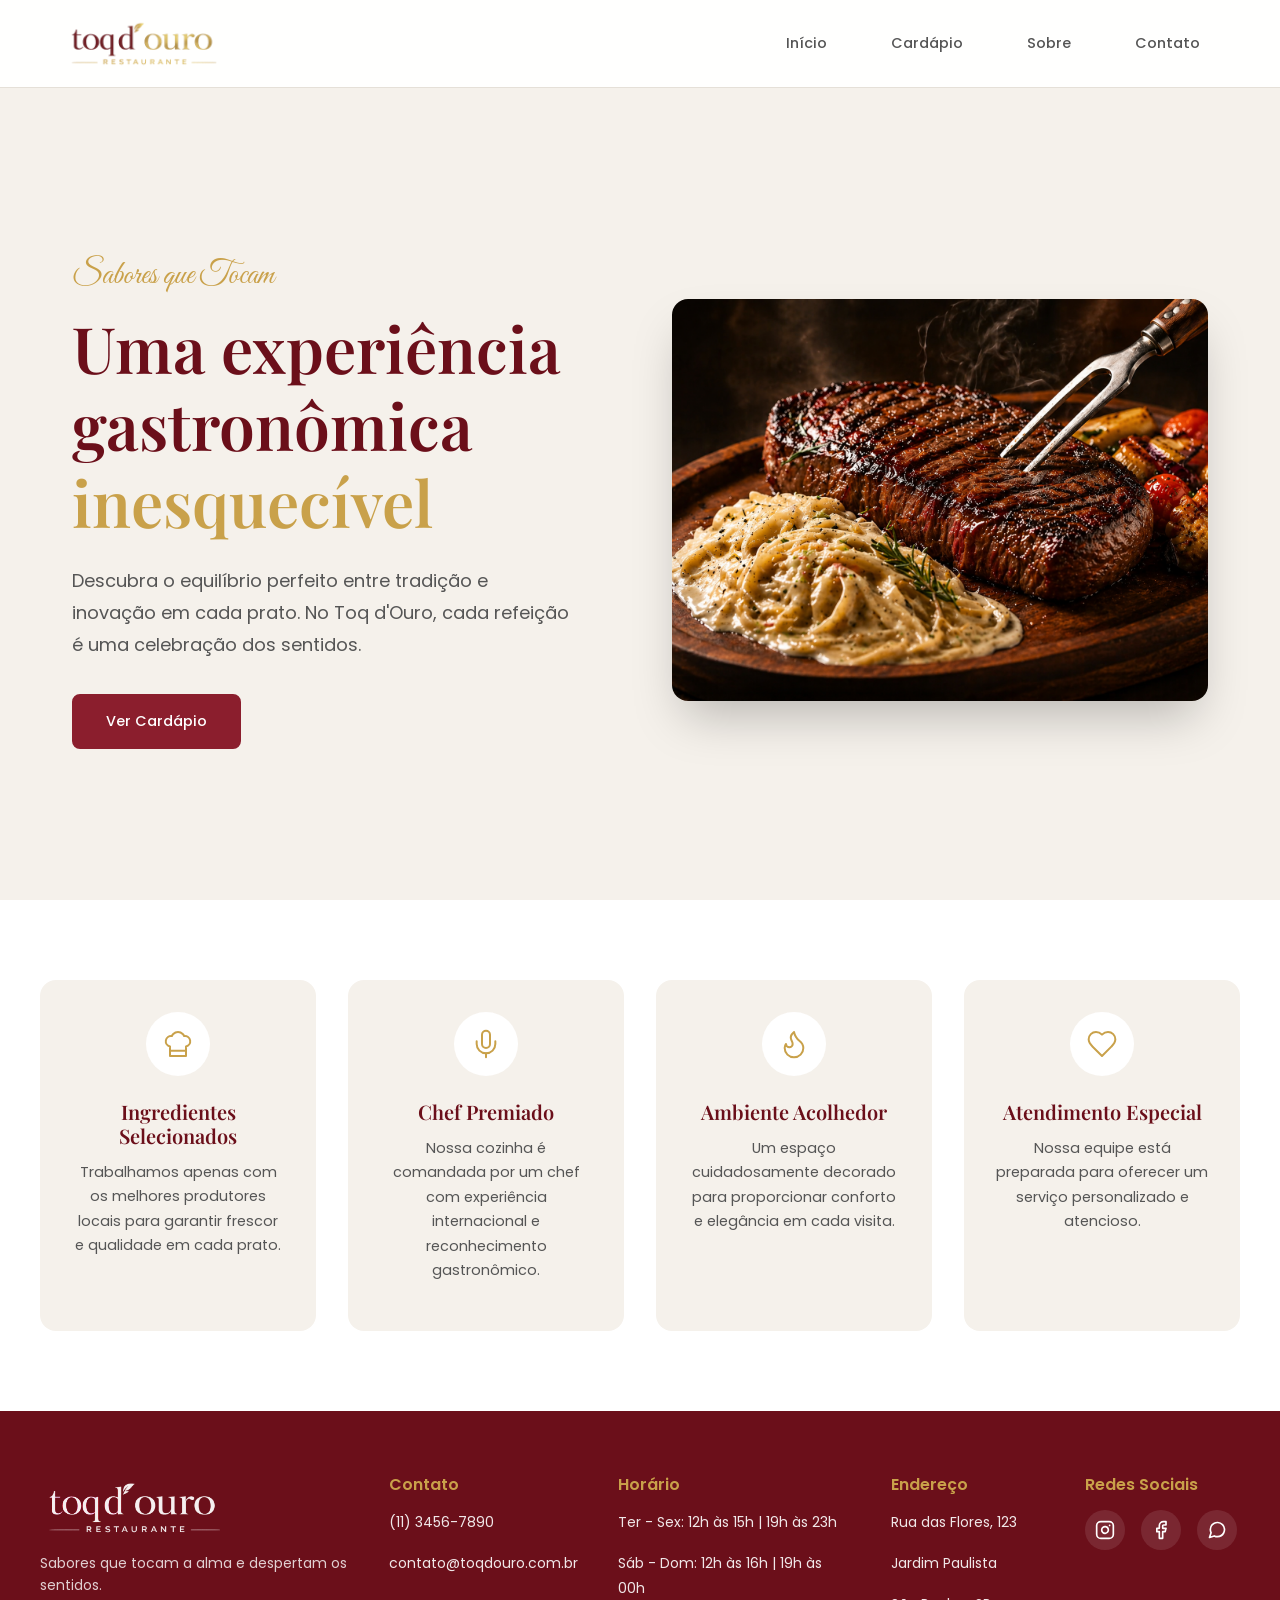
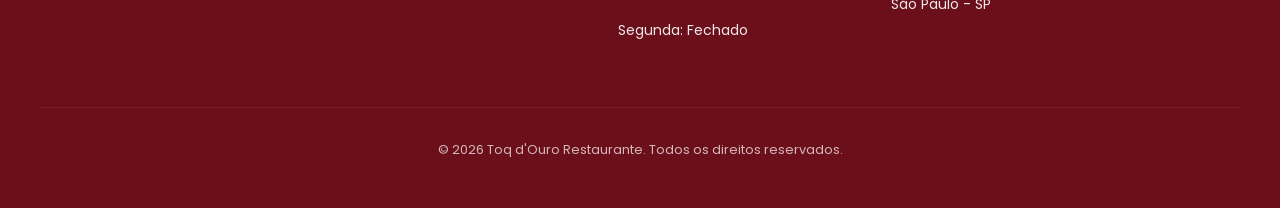
<file: front-end/html/index.html>
<!DOCTYPE html>
<html lang="pt-BR">

<head>
  <meta charset="UTF-8">
  <meta name="viewport" content="width=device-width, initial-scale=1.0">
  <title>Toq d'Ouro Restaurante | Sabores que Tocam</title>
  <meta name="description"
    content="Descubra uma experiência gastronômica única no Toq d'Ouro. Ingredientes selecionados, receitas exclusivas e um ambiente acolhedor esperam por você.">
  <link rel="preconnect" href="https://fonts.googleapis.com">
  <link rel="preconnect" href="https://fonts.gstatic.com" crossorigin>
  <link
    href="https://fonts.googleapis.com/css2?family=Great+Vibes&family=Playfair+Display:wght@400;500;600;700&family=Poppins:wght@300;400;500;600;700&display=swap"
    rel="stylesheet">
  <link href="https://cdn.jsdelivr.net/npm/bootstrap@5.3.3/dist/css/bootstrap.min.css" rel="stylesheet">
  <link rel="stylesheet" href="../css/style.css">
</head>

<body>
  <!-- Header -->
  <header class="header">
    <div class="header-container">
      <a href="" class="logo">
        <img src="../public/imagens/logo.png" alt="Toq d'Ouro" class="logo-img">
      </a>

      <nav class="nav">
        <a href="../html/index.html" class="nav-link">Início</a>
        <a href="cardapio.html" class="nav-link">Cardápio</a>
        <a href="#sobre" class="nav-link">Sobre</a>
        <a href="#contato" class="nav-link">Contato</a>
      </nav>


      <button class="menu-toggle" aria-label="Abrir menu">
        <span class="menu-icon"></span>
      </button>
    </div>

    <!-- Mobile Menu -->
    <nav class="mobile-nav">
      <a href="../html/index.html" class="mobile-nav-link">Início</a>
      <a href="cardapio.html" class="mobile-nav-link">Cardápio</a>
      <a href="#sobre" class="mobile-nav-link">Sobre</a>
      <a href="#contato" class="mobile-nav-link">Contato</a>

    </nav>
  </header>

  <!-- Hero Section -->
  <main>
    <section id="inicio" class="hero">
      <div class="hero-container">
        <div class="hero-content">
          <p class="hero-subtitle">Sabores que Tocam</p>
          <h1 class="hero-title">Uma experiência gastronômica <span class="text-gold">inesquecível</span></h1>
          <p class="hero-description">
            Descubra o equilíbrio perfeito entre tradição e inovação em cada prato.
            No Toq d'Ouro, cada refeição é uma celebração dos sentidos.
          </p>
          <div class="hero-buttons">
            <a href="cardapio.html" target="_blank" id="btn" class="btn-primary">Ver Cardápio</a><!--bootstrap-->
          </div>
        </div>
        <div class="hero-image-wrapper">
          <img src="../public/imagens/prato_tela_inicial.png" alt="Prato gourmet do Toq d'Ouro" class="hero-image">
        </div>
      </div>
    </section>

    <!-- Features Section -->
    <section id="sobre" class="features">
      <div class="features-container">
        <div class="feature-card">
          <div class="feature-icon">
            <svg xmlns="http://www.w3.org/2000/svg" width="32" height="32" viewBox="0 0 24 24" fill="none"
              stroke="currentColor" stroke-width="1.5" stroke-linecap="round" stroke-linejoin="round">
              <path
                d="M6 13.87A4 4 0 0 1 7.41 6a5.11 5.11 0 0 1 1.05-1.54 5 5 0 0 1 7.08 0A5.11 5.11 0 0 1 16.59 6 4 4 0 0 1 18 13.87V21H6Z" />
              <line x1="6" x2="18" y1="17" y2="17" />
            </svg>
          </div>
          <h3 class="feature-title">Ingredientes Selecionados</h3>
          <p class="feature-description">Trabalhamos apenas com os melhores produtores locais para garantir frescor e
            qualidade em cada prato.</p>
        </div>

        <div class="feature-card">
          <div class="feature-icon">
            <svg xmlns="http://www.w3.org/2000/svg" width="32" height="32" viewBox="0 0 24 24" fill="none"
              stroke="currentColor" stroke-width="1.5" stroke-linecap="round" stroke-linejoin="round">
              <path d="M12 2a3 3 0 0 0-3 3v7a3 3 0 0 0 6 0V5a3 3 0 0 0-3-3Z" />
              <path d="M19 10v2a7 7 0 0 1-14 0v-2" />
              <line x1="12" x2="12" y1="19" y2="22" />
            </svg>
          </div>
          <h3 class="feature-title">Chef Premiado</h3>
          <p class="feature-description">Nossa cozinha é comandada por um chef com experiência internacional e
            reconhecimento gastronômico.</p>
        </div>

        <div class="feature-card">
          <div class="feature-icon">
            <svg xmlns="http://www.w3.org/2000/svg" width="32" height="32" viewBox="0 0 24 24" fill="none"
              stroke="currentColor" stroke-width="1.5" stroke-linecap="round" stroke-linejoin="round">
              <path
                d="M8.5 14.5A2.5 2.5 0 0 0 11 12c0-1.38-.5-2-1-3-1.072-2.143-.224-4.054 2-6 .5 2.5 2 4.9 4 6.5 2 1.6 3 3.5 3 5.5a7 7 0 1 1-14 0c0-1.153.433-2.294 1-3a2.5 2.5 0 0 0 2.5 2.5z" />
            </svg>
          </div>
          <h3 class="feature-title">Ambiente Acolhedor</h3>
          <p class="feature-description">Um espaço cuidadosamente decorado para proporcionar conforto e elegância em
            cada visita.</p>
        </div>

        <div class="feature-card">
          <div class="feature-icon">
            <svg xmlns="http://www.w3.org/2000/svg" width="32" height="32" viewBox="0 0 24 24" fill="none"
              stroke="currentColor" stroke-width="1.5" stroke-linecap="round" stroke-linejoin="round">
              <path
                d="M19 14c1.49-1.46 3-3.21 3-5.5A5.5 5.5 0 0 0 16.5 3c-1.76 0-3 .5-4.5 2-1.5-1.5-2.74-2-4.5-2A5.5 5.5 0 0 0 2 8.5c0 2.3 1.5 4.05 3 5.5l7 7Z" />
            </svg>
          </div>
          <h3 class="feature-title">Atendimento Especial</h3>
          <p class="feature-description">Nossa equipe está preparada para oferecer um serviço personalizado e atencioso.
          </p>
        </div>
      </div>
    </section>
  </main>

  <!-- Footer -->
  <footer class="footer">
    <div class="footer-container">
      <div class="footer-section">
        <a href="#" class="footer-logo">
          <img src="../public/imagens/logo.png" alt="" class="footer-logo-img">
        </a>
        <p class="footer-tagline">Sabores que tocam a alma e despertam os sentidos.</p>
      </div>

      <div class="footer-section">
        <h4 class="footer-title">Contato</h4>
        <div class="footer-info">
          <p>(11) 3456-7890</p>
          <p>contato@toqdouro.com.br</p>
        </div>
      </div>

      <div class="footer-section">
        <h4 class="footer-title">Horário</h4>
        <div class="footer-info">
          <p>Ter - Sex: 12h às 15h | 19h às 23h</p>
          <p>Sáb - Dom: 12h às 16h | 19h às 00h</p>
          <p>Segunda: Fechado</p>
        </div>
      </div>

      <div class="footer-section">
        <h4 class="footer-title">Endereço</h4>
        <div class="footer-info">
          <p>Rua das Flores, 123</p>
          <p>Jardim Paulista</p>
          <p>São Paulo - SP</p>
        </div>
      </div>

      <div class="footer-section">
        <h4 class="footer-title">Redes Sociais</h4>
        <div class="social-links">
          <a href="#" class="social-link d-flex align-items-center justify-content-center" aria-label="Instagram"><!--bootstrap-->
            <svg xmlns="http://www.w3.org/2000/svg" width="20" height="20" viewBox="0 0 24 24" fill="none"
              stroke="currentColor" stroke-width="2" stroke-linecap="round" stroke-linejoin="round">
              <rect width="20" height="20" x="2" y="2" rx="5" ry="5" />
              <path d="M16 11.37A4 4 0 1 1 12.63 8 4 4 0 0 1 16 11.37z" />
              <line x1="17.5" x2="17.51" y1="6.5" y2="6.5" />
            </svg>
          </a>
          <a href="#" class="social-link d-flex align-items-center justify-content-center" aria-label="Facebook"><!--bootstrap-->
            <svg xmlns="http://www.w3.org/2000/svg" width="20" height="20" viewBox="0 0 24 24" fill="none"
              stroke="currentColor" stroke-width="2" stroke-linecap="round" stroke-linejoin="round">
              <path d="M18 2h-3a5 5 0 0 0-5 5v3H7v4h3v8h4v-8h3l1-4h-4V7a1 1 0 0 1 1-1h3z" />
            </svg>
          </a>
          <a href="#" class="social-link d-flex align-items-center justify-content-center" aria-label="WhatsApp"><!--bootstrap-->
            <svg xmlns="http://www.w3.org/2000/svg" width="20" height="20" viewBox="0 0 24 24" fill="none"
              stroke="currentColor" stroke-width="2" stroke-linecap="round" stroke-linejoin="round">
              <path
                d="M21 11.5a8.38 8.38 0 0 1-.9 3.8 8.5 8.5 0 0 1-7.6 4.7 8.38 8.38 0 0 1-3.8-.9L3 21l1.9-5.7a8.38 8.38 0 0 1-.9-3.8 8.5 8.5 0 0 1 4.7-7.6 8.38 8.38 0 0 1 3.8-.9h.5a8.48 8.48 0 0 1 8 8v.5z" />
            </svg>
          </a>
        </div>
      </div>
    </div>

    <div class="footer-bottom">
      <p>&copy; 2026 Toq d'Ouro Restaurante. Todos os direitos reservados.</p>
    </div>
  </footer>
  <script src="https://cdn.jsdelivr.net/npm/bootstrap@5.3.3/dist/js/bootstrap.bundle.min.js"></script> <!--bootstrap-->
  <script>
    // Mobile menu toggle
    const menuToggle = document.querySelector('.menu-toggle');
    const mobileNav = document.querySelector('.mobile-nav');

    menuToggle.addEventListener('click', () => {
      menuToggle.classList.toggle('active');
      mobileNav.classList.toggle('active');
    });

    // Close mobile menu when clicking a link
    document.querySelectorAll('.mobile-nav-link').forEach(link => {
      link.addEventListener('click', () => {
        menuToggle.classList.remove('active');
        mobileNav.classList.remove('active');
      });
    });

    // Header scroll effect
    window.addEventListener('scroll', () => {
      const header = document.querySelector('.header');
      if (window.scrollY > 50) {
        header.classList.add('scrolled');
      } else {
        header.classList.remove('scrolled');
      }
    });
  </script>
</body>

</html>
</file>
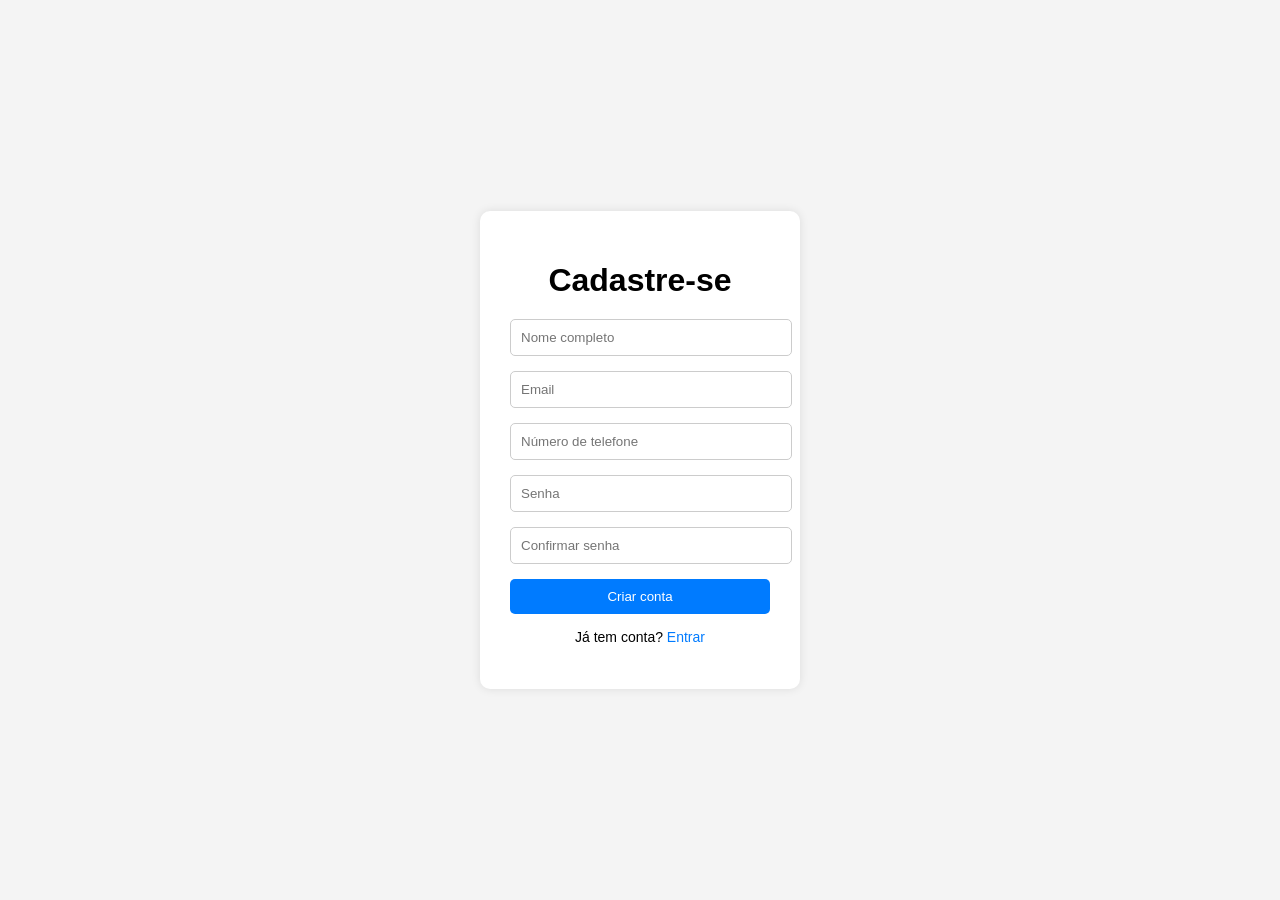
<file: html/cadastro.html>
<!DOCTYPE html>
<html lang="pt-br">
<head>
    <meta charset="UTF-8">
    <title>Cadastro</title>
    <link rel="stylesheet" href="../css/style.css">
<body>

    <div class="login">
        <h1>Cadastre-se</h1>

        <form>
            <input type="text" placeholder="Nome completo" required>
            <input type="email" placeholder="Email" required>
            <input type="tel" placeholder="Número de telefone" required>
            <input type="password" placeholder="Senha" required>
            <input type="password" placeholder="Confirmar senha" required>

            <button type="submit">Criar conta</button>
        </form>

        <p class="link-login">
            Já tem conta? <a href="index.html">Entrar</a>
        </p>
    </div>

</body>
</html>
</file>
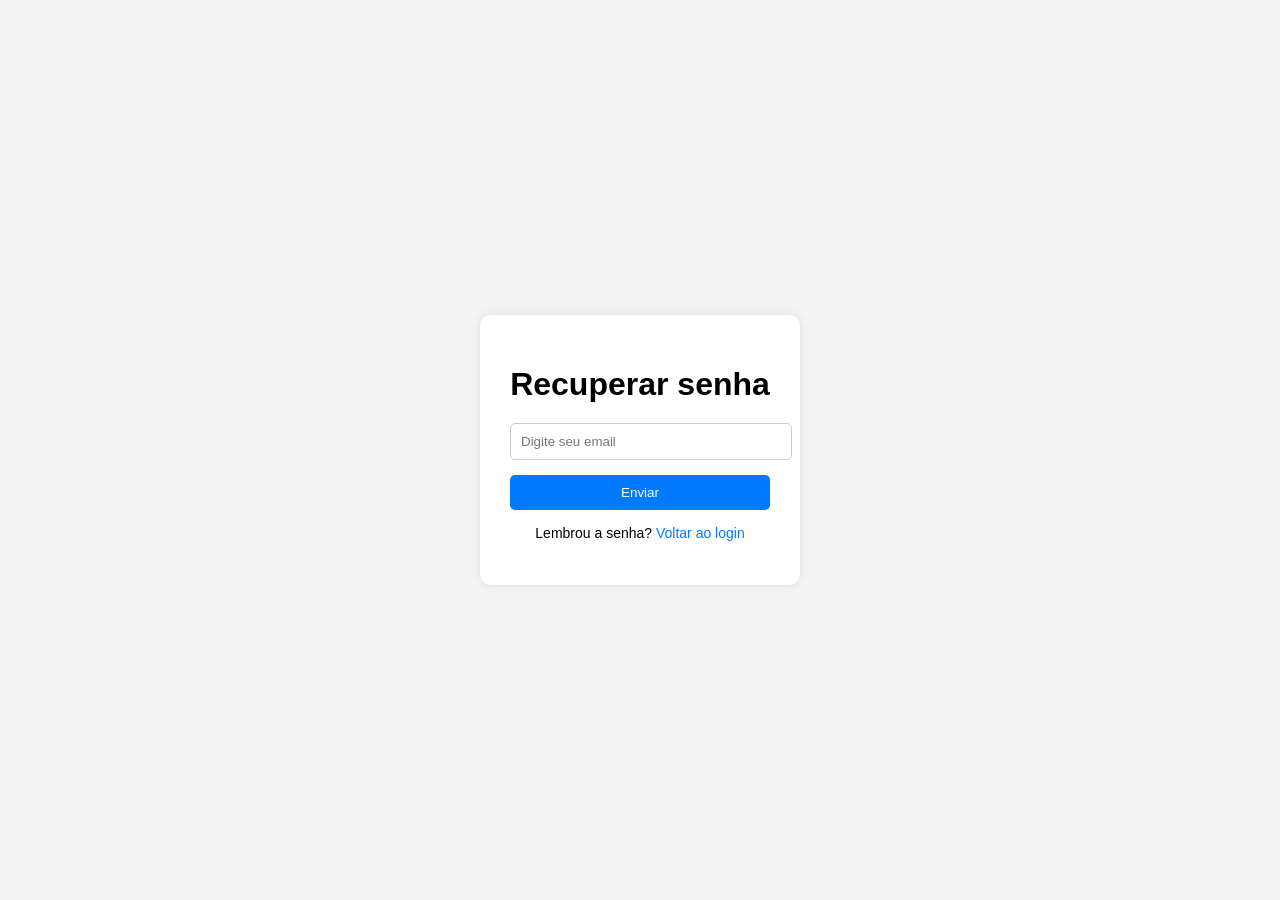
<file: html/esquecer.html>
<!DOCTYPE html>
<html lang="pt-br">
<head>
    <meta charset="UTF-8">
    <title>Recuperar Senha</title>
    <link rel="stylesheet" href="../css/style.css">
</head>
<body>

    <div class="login">
        <h1>Recuperar senha</h1>

        <form>
            <input type="email" placeholder="Digite seu email" required>

            <button type="submit">Enviar</button>
        </form>

        <p class="link-login">
            Lembrou a senha? <a href="rest.html">Voltar ao login</a>
        </p>
    </div>

</body>
</html>
</file>
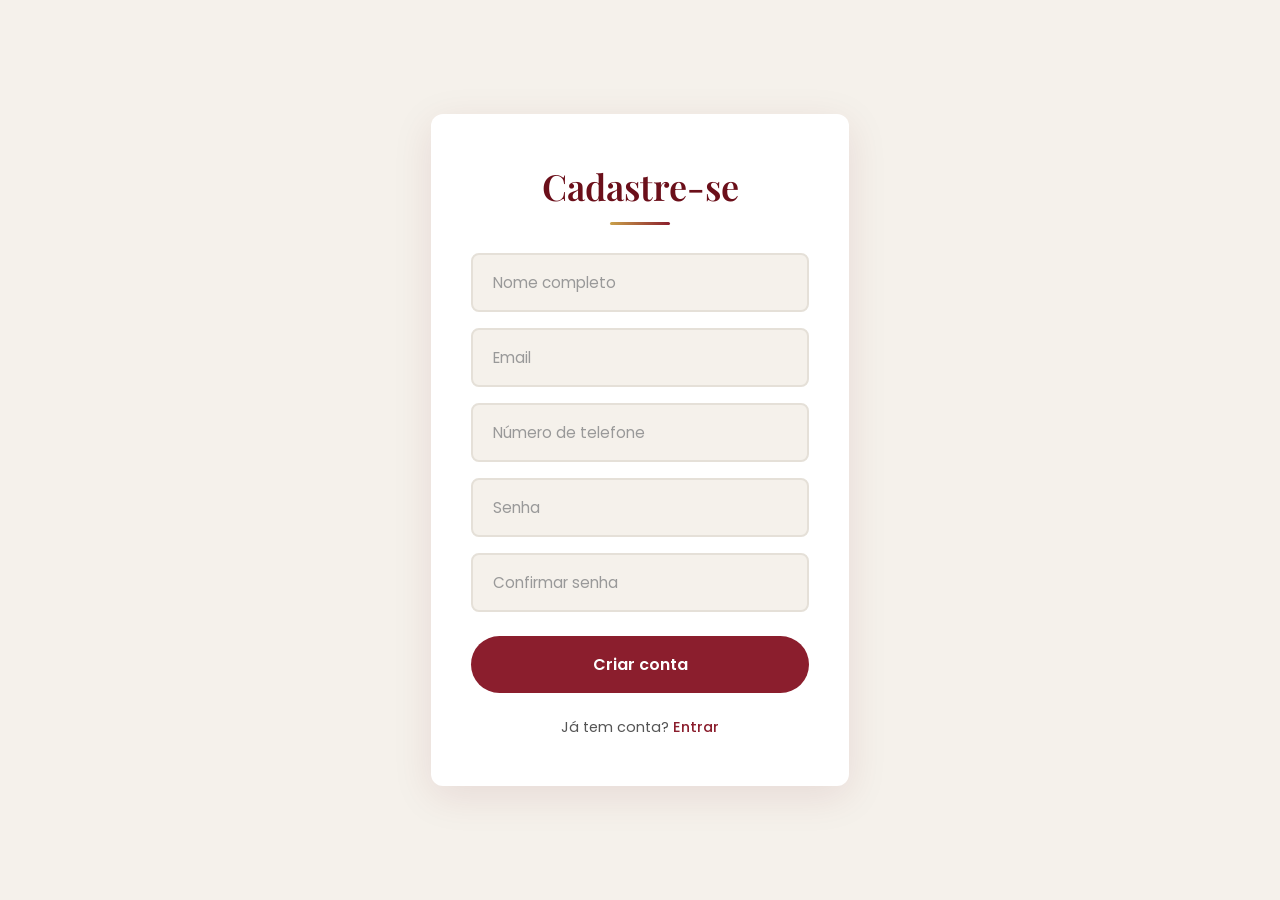
<file: front-end/html/cadastro.html>
<!DOCTYPE html>
<html lang="pt-br">

<head>
    <meta charset="UTF-8">
    <meta name="viewport" content="width=device-width, initial-scale=1.0">
    <title>Cadastro</title>
    <link rel="stylesheet" href="../css/cadastro.css">
</head>

<body>
    <main>
        <!-- Container principal da tela de cadastro -->
        <div class="login">

            <h1>Cadastre-se</h1>
            <form>
                <!-- Formulário de cadastro de usuário -->

                <input type="text" placeholder="Nome completo" required>
                <!-- Campo para nome completo do usuário -->

                <input type="email" placeholder="Email" required>
                <!-- Campo para e-mail do usuário -->

                <input type="tel" placeholder="Número de telefone" required>
                <!-- Campo para número de telefone -->

                <input type="password" placeholder="Senha" required>
                <!-- Campo para senha -->

                <input type="password" placeholder="Confirmar senha" required>
                <!-- Campo para confirmação da senha -->

                <button type="submit">Criar conta</button>
                <!-- Botão para enviar o formulário e criar a conta -->
            </form>

            <p class="link-login">
                <!-- Link para usuários que já possuem conta -->
                Já tem conta? <a href="./login.html">Entrar</a>
            </p>

        </div>
    </main>
</body>

</html>
</file>
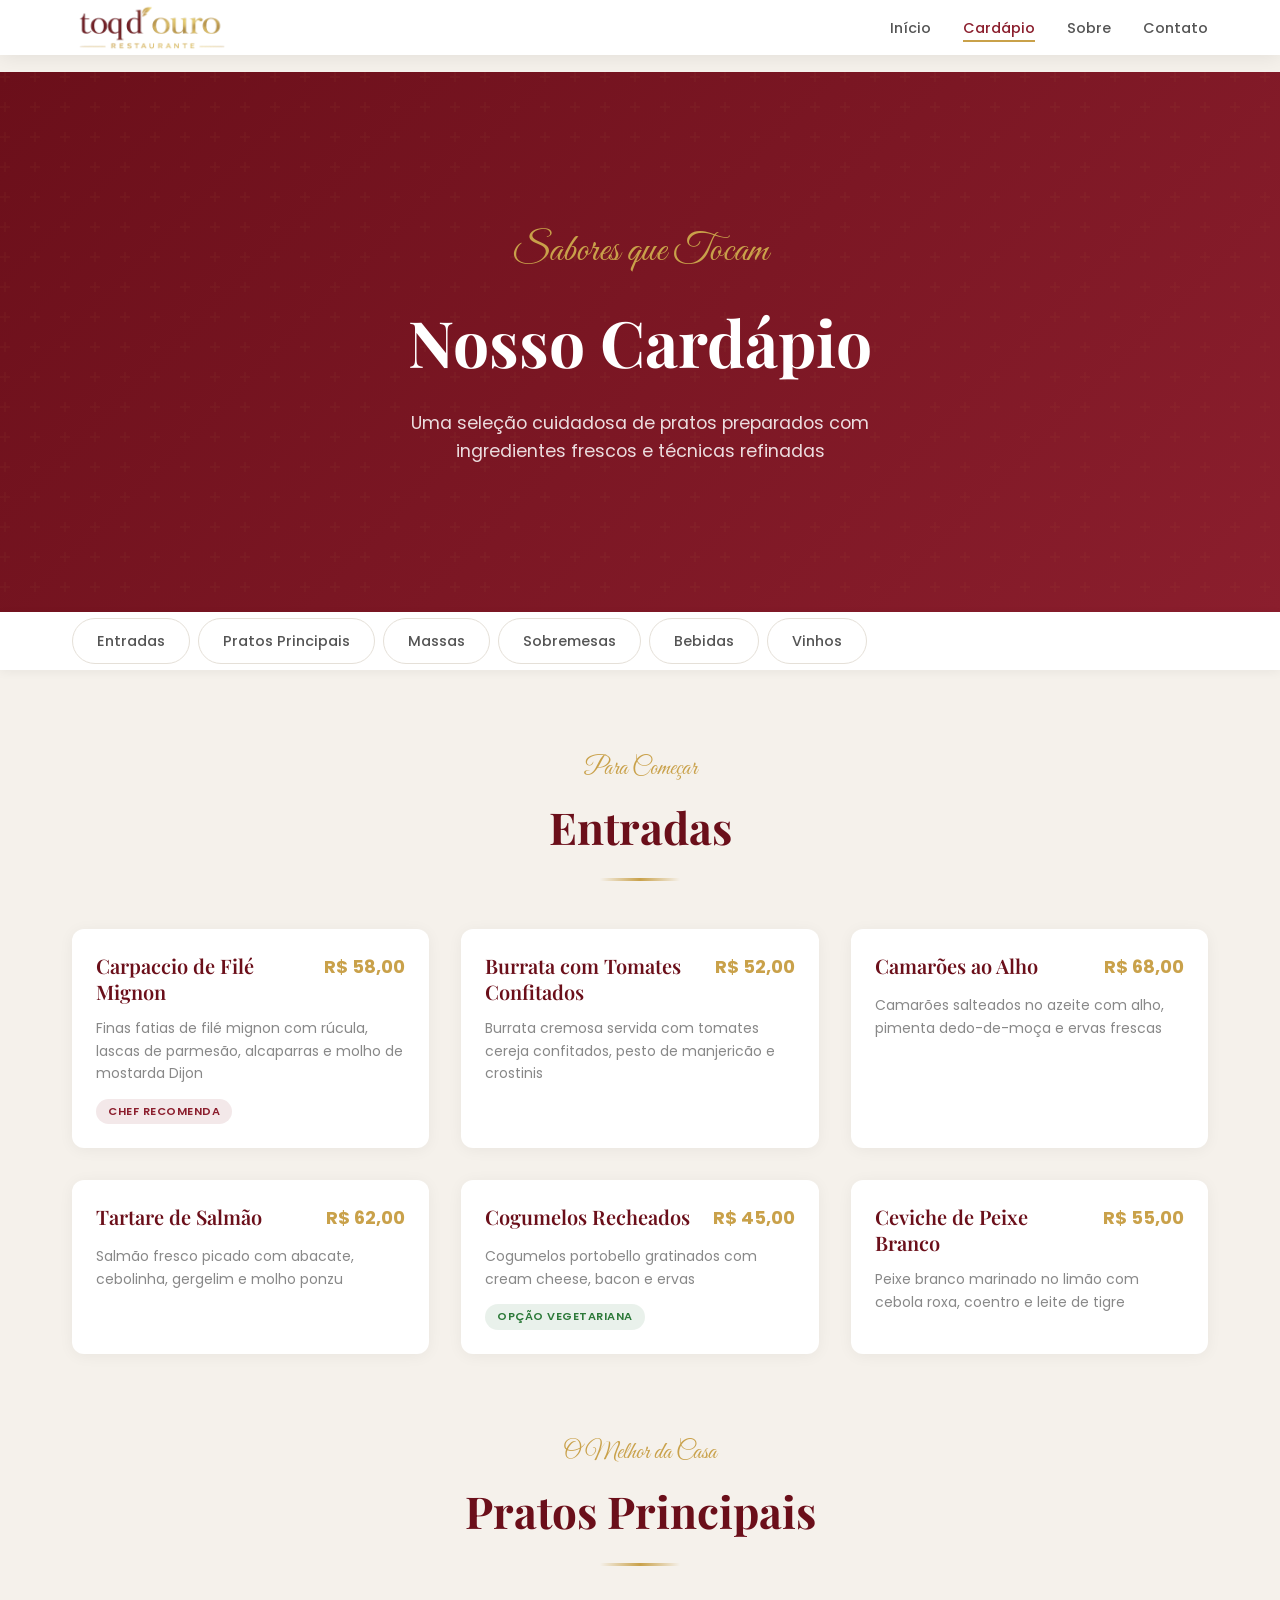
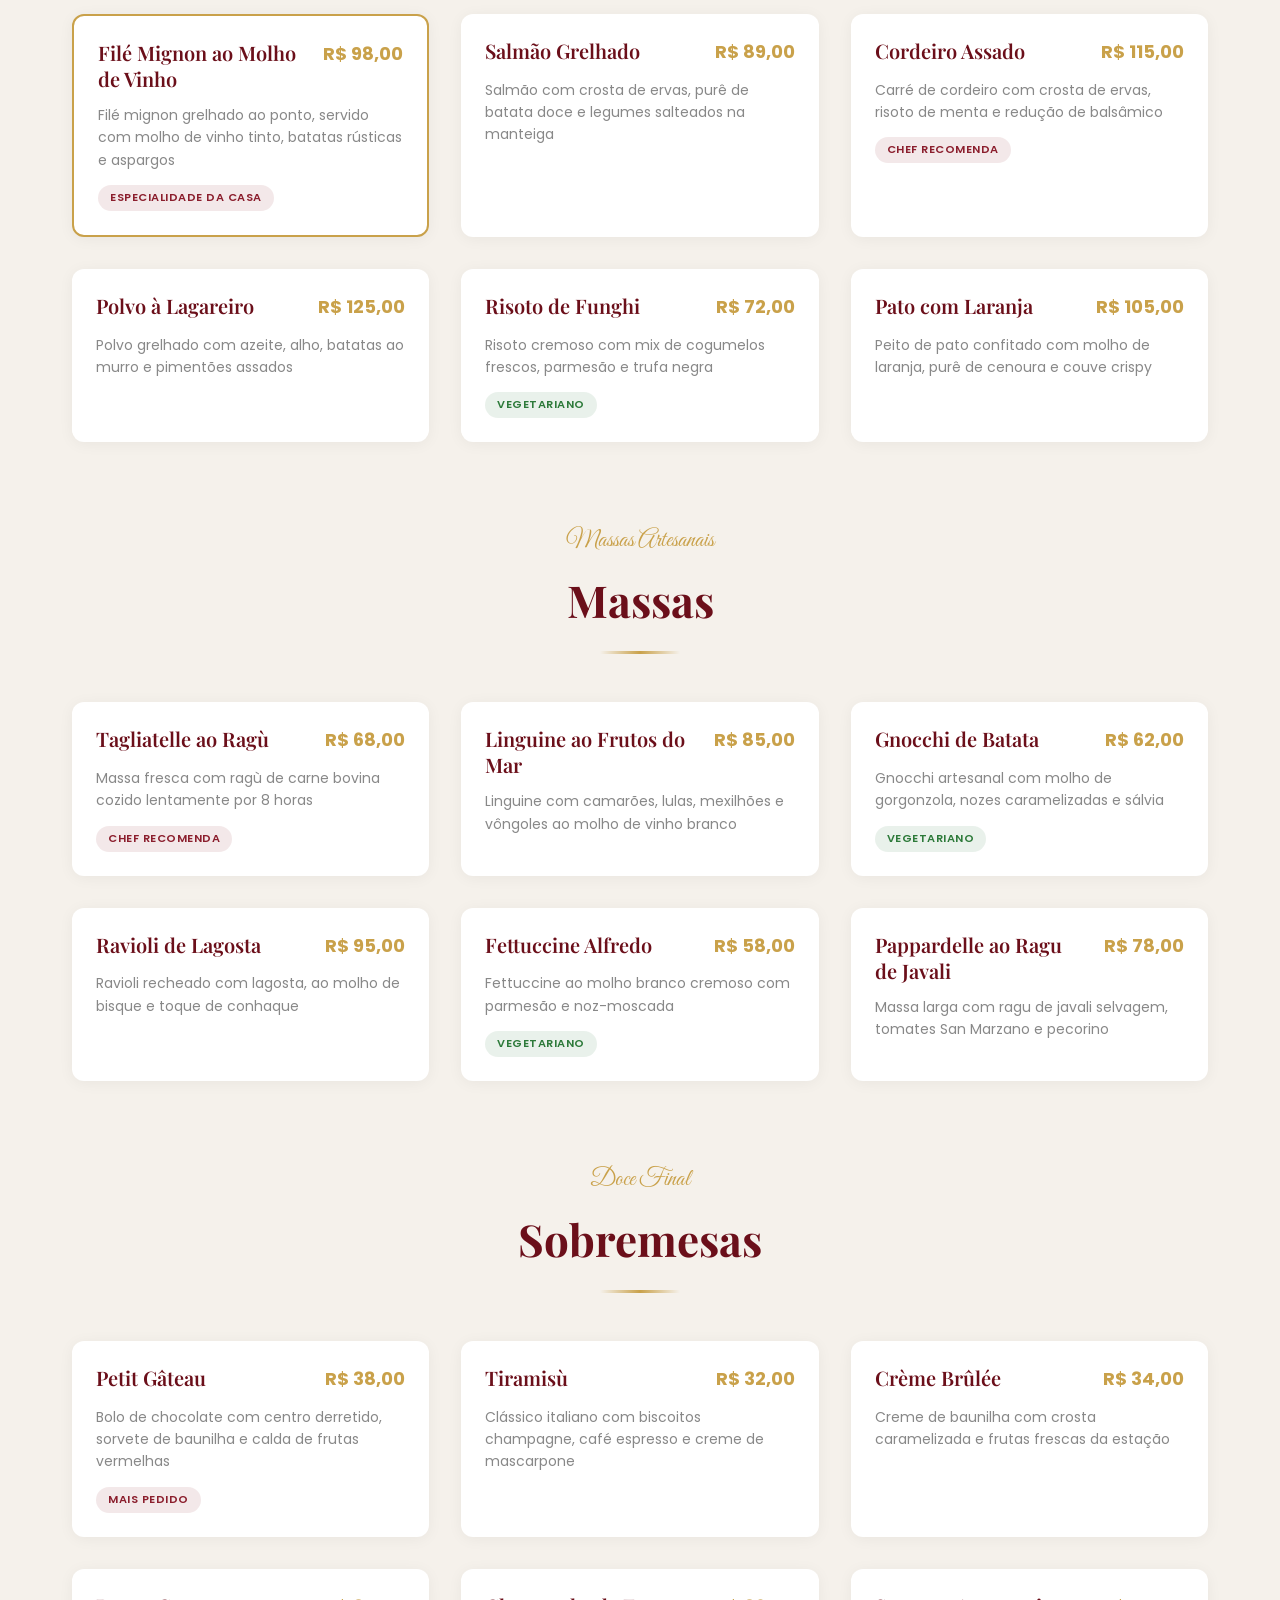
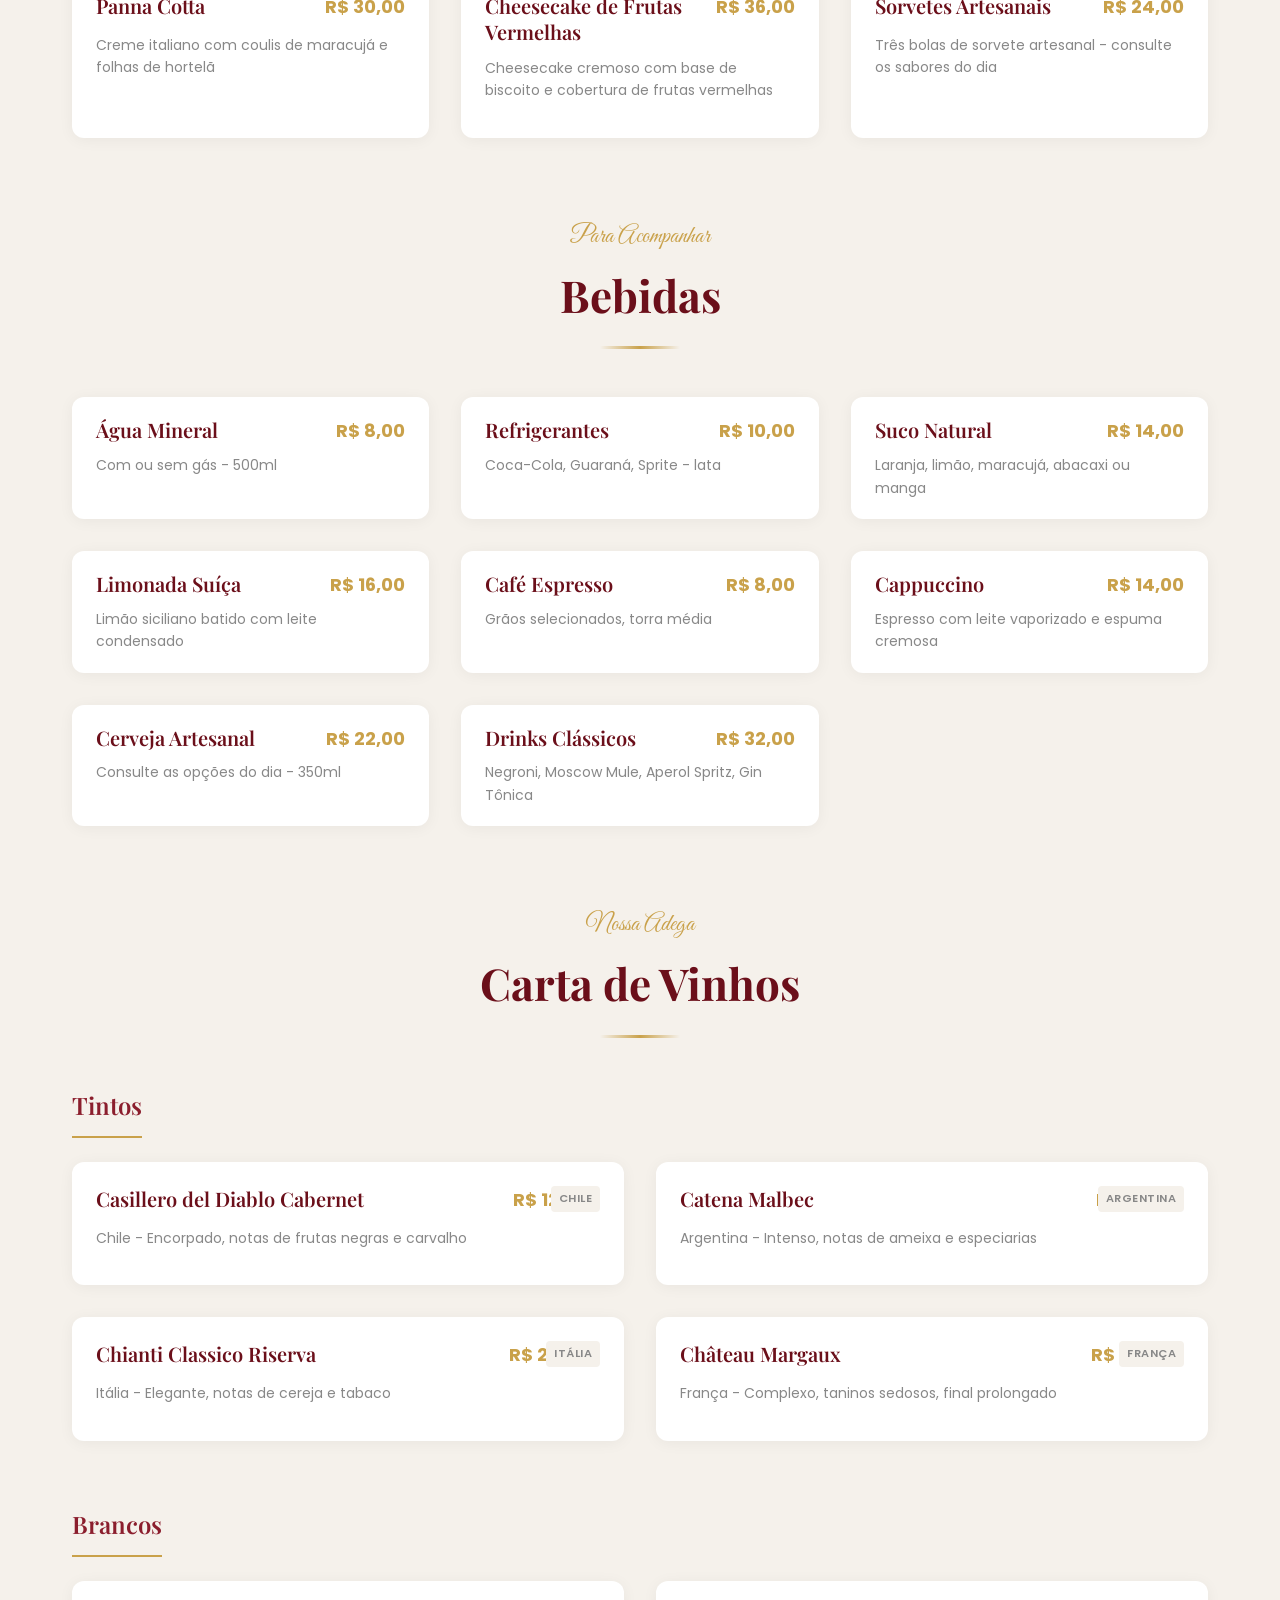
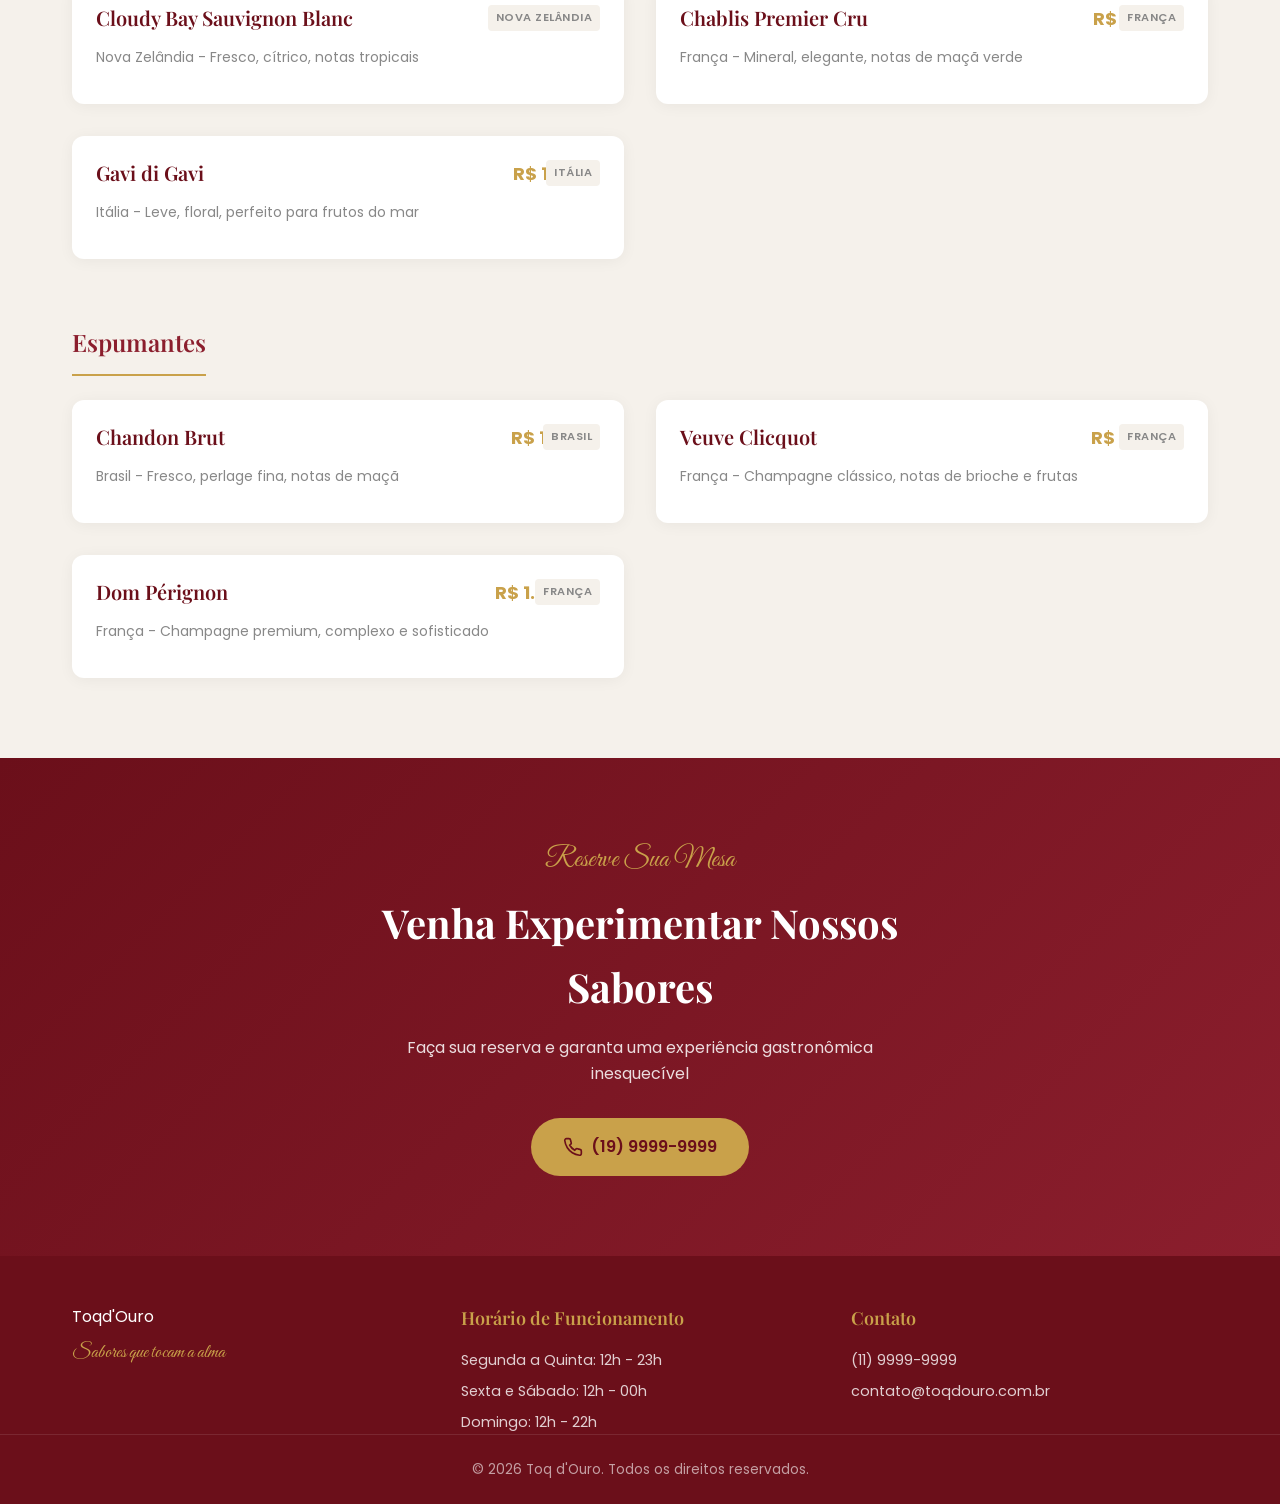
<file: front-end/html/cardapio.html>
<!DOCTYPE html>
<html lang="pt-BR">
<head>
    <meta charset="UTF-8">
    <meta name="viewport" content="width=device-width, initial-scale=1.0">
    <title>Cardápio | Toq d'Ouro Restaurante</title>
    <link rel="preconnect" href="https://fonts.googleapis.com">
    <link rel="preconnect" href="https://fonts.gstatic.com" crossorigin>
    <link href="https://fonts.googleapis.com/css2?family=Great+Vibes&family=Playfair+Display:wght@400;500;600;700&family=Poppins:wght@300;400;500;600;700&display=swap" rel="stylesheet">
    <link rel="stylesheet" href="../css/cardapio.css">
</head>
<body>
    <!-- Header -->
    <header class="header">
        <div class="container header-content">
              <a href="" class="logo">
                 <img src="../public/imagens/logo.png" alt="Toq d'Ouro" class="logo-img">
            </a>
            
            <nav class="nav">
                <ul class="nav-list">
                    <li><a href="./index.html" class="nav-link">Início</a></li>
                    <li><a href="./cardapio.html" class="nav-link active">Cardápio</a></li>
                    <li><a href="#sobre" class="nav-link">Sobre</a></li>
                    <li><a href="#contato" class="nav-link">Contato</a></li>
                </ul>
            </nav>
            
            
            <button class="mobile-menu-btn" aria-label="Abrir menu">
                <span class="hamburger"></span>
            </button>
        </div>
        
        <!-- Mobile Menu -->
        <div class="mobile-menu">
            <ul class="mobile-nav-list">
                <li><a href="index.html" class="mobile-nav-link">Início</a></li>
                <li><a href="cardapio.html" class="mobile-nav-link active">Cardápio</a></li>
                <li><a href="#sobre" class="mobile-nav-link">Sobre</a></li>
                <li><a href="#contato" class="mobile-nav-link">Contato</a></li>
            </ul>
        </div>
    </header>
    <!-- Hero do Cardápio -->
    <section class="menu-hero">
        <div class="menu-hero-overlay"></div>
        <div class="container menu-hero-content">
            <span class="menu-hero-subtitle">Sabores que Tocam</span>
            <h1 class="menu-hero-title">Nosso Cardápio</h1>
            <p class="menu-hero-description">Uma seleção cuidadosa de pratos preparados com ingredientes frescos e técnicas refinadas</p>
        </div>
    </section>

    <!-- Navegação de Categorias -->
    <nav class="category-nav">
        <div class="container">
            <ul class="category-nav-list">
                <li><a href="#entradas" class="category-nav-link active">Entradas</a></li>
                <li><a href="#pratos-principais" class="category-nav-link">Pratos Principais</a></li>
                <li><a href="#massas" class="category-nav-link">Massas</a></li>
                <li><a href="#sobremesas" class="category-nav-link">Sobremesas</a></li>
                <li><a href="#bebidas" class="category-nav-link">Bebidas</a></li>
                <li><a href="#vinhos" class="category-nav-link">Vinhos</a></li>
            </ul>
        </div>
    </nav>

    <!-- Cardápio -->
    <main class="menu-main">
        <div class="container">
            
            <!-- Entradas -->
            <section id="entradas" class="menu-category">
                <div class="category-header">
                    <span class="category-subtitle">Para Começar</span>
                    <h2 class="category-title">Entradas</h2>
                    <div class="category-divider"></div>
                </div>
                
                <div class="menu-grid">
                    <article class="menu-item">
                        <div class="menu-item-content">
                            <div class="menu-item-header">
                                <h3 class="menu-item-name">Carpaccio de Filé Mignon</h3>
                                <span class="menu-item-price">R$ 58,00</span>
                            </div>
                            <p class="menu-item-description">Finas fatias de filé mignon com rúcula, lascas de parmesão, alcaparras e molho de mostarda Dijon</p>
                            <span class="menu-item-tag">Chef Recomenda</span>
                        </div>
                    </article>
                    
                    <article class="menu-item">
                        <div class="menu-item-content">
                            <div class="menu-item-header">
                                <h3 class="menu-item-name">Burrata com Tomates Confitados</h3>
                                <span class="menu-item-price">R$ 52,00</span>
                            </div>
                            <p class="menu-item-description">Burrata cremosa servida com tomates cereja confitados, pesto de manjericão e crostinis</p>
                        </div>
                    </article>
                    
                    <article class="menu-item">
                        <div class="menu-item-content">
                            <div class="menu-item-header">
                                <h3 class="menu-item-name">Camarões ao Alho</h3>
                                <span class="menu-item-price">R$ 68,00</span>
                            </div>
                            <p class="menu-item-description">Camarões salteados no azeite com alho, pimenta dedo-de-moça e ervas frescas</p>
                        </div>
                    </article>
                    
                    <article class="menu-item">
                        <div class="menu-item-content">
                            <div class="menu-item-header">
                                <h3 class="menu-item-name">Tartare de Salmão</h3>
                                <span class="menu-item-price">R$ 62,00</span>
                            </div>
                            <p class="menu-item-description">Salmão fresco picado com abacate, cebolinha, gergelim e molho ponzu</p>
                        </div>
                    </article>
                    
                    <article class="menu-item">
                        <div class="menu-item-content">
                            <div class="menu-item-header">
                                <h3 class="menu-item-name">Cogumelos Recheados</h3>
                                <span class="menu-item-price">R$ 45,00</span>
                            </div>
                            <p class="menu-item-description">Cogumelos portobello gratinados com cream cheese, bacon e ervas</p>
                            <span class="menu-item-tag vegetariano">Opção Vegetariana</span>
                        </div>
                    </article>
                    
                    <article class="menu-item">
                        <div class="menu-item-content">
                            <div class="menu-item-header">
                                <h3 class="menu-item-name">Ceviche de Peixe Branco</h3>
                                <span class="menu-item-price">R$ 55,00</span>
                            </div>
                            <p class="menu-item-description">Peixe branco marinado no limão com cebola roxa, coentro e leite de tigre</p>
                        </div>
                    </article>
                </div>
            </section>
            
            <!-- Pratos Principais -->
            <section id="pratos-principais" class="menu-category">
                <div class="category-header">
                    <span class="category-subtitle">O Melhor da Casa</span>
                    <h2 class="category-title">Pratos Principais</h2>
                    <div class="category-divider"></div>
                </div>
                
                <div class="menu-grid">
                    <article class="menu-item featured">
                        <div class="menu-item-content">
                            <div class="menu-item-header">
                                <h3 class="menu-item-name">Filé Mignon ao Molho de Vinho</h3>
                                <span class="menu-item-price">R$ 98,00</span>
                            </div>
                            <p class="menu-item-description">Filé mignon grelhado ao ponto, servido com molho de vinho tinto, batatas rústicas e aspargos</p>
                            <span class="menu-item-tag">Especialidade da Casa</span>
                        </div>
                    </article>
                    
                    <article class="menu-item">
                        <div class="menu-item-content">
                            <div class="menu-item-header">
                                <h3 class="menu-item-name">Salmão Grelhado</h3>
                                <span class="menu-item-price">R$ 89,00</span>
                            </div>
                            <p class="menu-item-description">Salmão com crosta de ervas, purê de batata doce e legumes salteados na manteiga</p>
                        </div>
                    </article>
                    
                    <article class="menu-item">
                        <div class="menu-item-content">
                            <div class="menu-item-header">
                                <h3 class="menu-item-name">Cordeiro Assado</h3>
                                <span class="menu-item-price">R$ 115,00</span>
                            </div>
                            <p class="menu-item-description">Carré de cordeiro com crosta de ervas, risoto de menta e redução de balsâmico</p>
                            <span class="menu-item-tag">Chef Recomenda</span>
                        </div>
                    </article>
                    
                    <article class="menu-item">
                        <div class="menu-item-content">
                            <div class="menu-item-header">
                                <h3 class="menu-item-name">Polvo à Lagareiro</h3>
                                <span class="menu-item-price">R$ 125,00</span>
                            </div>
                            <p class="menu-item-description">Polvo grelhado com azeite, alho, batatas ao murro e pimentões assados</p>
                        </div>
                    </article>
                    
                    <article class="menu-item">
                        <div class="menu-item-content">
                            <div class="menu-item-header">
                                <h3 class="menu-item-name">Risoto de Funghi</h3>
                                <span class="menu-item-price">R$ 72,00</span>
                            </div>
                            <p class="menu-item-description">Risoto cremoso com mix de cogumelos frescos, parmesão e trufa negra</p>
                            <span class="menu-item-tag vegetariano">Vegetariano</span>
                        </div>
                    </article>
                    
                    <article class="menu-item">
                        <div class="menu-item-content">
                            <div class="menu-item-header">
                                <h3 class="menu-item-name">Pato com Laranja</h3>
                                <span class="menu-item-price">R$ 105,00</span>
                            </div>
                            <p class="menu-item-description">Peito de pato confitado com molho de laranja, purê de cenoura e couve crispy</p>
                        </div>
                    </article>
                </div>
            </section>
            
            <!-- Massas -->
            <section id="massas" class="menu-category">
                <div class="category-header">
                    <span class="category-subtitle">Massas Artesanais</span>
                    <h2 class="category-title">Massas</h2>
                    <div class="category-divider"></div>
                </div>
                
                <div class="menu-grid">
                    <article class="menu-item">
                        <div class="menu-item-content">
                            <div class="menu-item-header">
                                <h3 class="menu-item-name">Tagliatelle ao Ragù</h3>
                                <span class="menu-item-price">R$ 68,00</span>
                            </div>
                            <p class="menu-item-description">Massa fresca com ragù de carne bovina cozido lentamente por 8 horas</p>
                            <span class="menu-item-tag">Chef Recomenda</span>
                        </div>
                    </article>
                    
                    <article class="menu-item">
                        <div class="menu-item-content">
                            <div class="menu-item-header">
                                <h3 class="menu-item-name">Linguine ao Frutos do Mar</h3>
                                <span class="menu-item-price">R$ 85,00</span>
                            </div>
                            <p class="menu-item-description">Linguine com camarões, lulas, mexilhões e vôngoles ao molho de vinho branco</p>
                        </div>
                    </article>
                    
                    <article class="menu-item">
                        <div class="menu-item-content">
                            <div class="menu-item-header">
                                <h3 class="menu-item-name">Gnocchi de Batata</h3>
                                <span class="menu-item-price">R$ 62,00</span>
                            </div>
                            <p class="menu-item-description">Gnocchi artesanal com molho de gorgonzola, nozes caramelizadas e sálvia</p>
                            <span class="menu-item-tag vegetariano">Vegetariano</span>
                        </div>
                    </article>
                    
                    <article class="menu-item">
                        <div class="menu-item-content">
                            <div class="menu-item-header">
                                <h3 class="menu-item-name">Ravioli de Lagosta</h3>
                                <span class="menu-item-price">R$ 95,00</span>
                            </div>
                            <p class="menu-item-description">Ravioli recheado com lagosta, ao molho de bisque e toque de conhaque</p>
                        </div>
                    </article>
                    
                    <article class="menu-item">
                        <div class="menu-item-content">
                            <div class="menu-item-header">
                                <h3 class="menu-item-name">Fettuccine Alfredo</h3>
                                <span class="menu-item-price">R$ 58,00</span>
                            </div>
                            <p class="menu-item-description">Fettuccine ao molho branco cremoso com parmesão e noz-moscada</p>
                            <span class="menu-item-tag vegetariano">Vegetariano</span>
                        </div>
                    </article>
                    
                    <article class="menu-item">
                        <div class="menu-item-content">
                            <div class="menu-item-header">
                                <h3 class="menu-item-name">Pappardelle ao Ragu de Javali</h3>
                                <span class="menu-item-price">R$ 78,00</span>
                            </div>
                            <p class="menu-item-description">Massa larga com ragu de javali selvagem, tomates San Marzano e pecorino</p>
                        </div>
                    </article>
                </div>
            </section>
            
            <!-- Sobremesas -->
            <section id="sobremesas" class="menu-category">
                <div class="category-header">
                    <span class="category-subtitle">Doce Final</span>
                    <h2 class="category-title">Sobremesas</h2>
                    <div class="category-divider"></div>
                </div>
                
                <div class="menu-grid">
                    <article class="menu-item">
                        <div class="menu-item-content">
                            <div class="menu-item-header">
                                <h3 class="menu-item-name">Petit Gâteau</h3>
                                <span class="menu-item-price">R$ 38,00</span>
                            </div>
                            <p class="menu-item-description">Bolo de chocolate com centro derretido, sorvete de baunilha e calda de frutas vermelhas</p>
                            <span class="menu-item-tag">Mais Pedido</span>
                        </div>
                    </article>
                    
                    <article class="menu-item">
                        <div class="menu-item-content">
                            <div class="menu-item-header">
                                <h3 class="menu-item-name">Tiramisù</h3>
                                <span class="menu-item-price">R$ 32,00</span>
                            </div>
                            <p class="menu-item-description">Clássico italiano com biscoitos champagne, café espresso e creme de mascarpone</p>
                        </div>
                    </article>
                    
                    <article class="menu-item">
                        <div class="menu-item-content">
                            <div class="menu-item-header">
                                <h3 class="menu-item-name">Crème Brûlée</h3>
                                <span class="menu-item-price">R$ 34,00</span>
                            </div>
                            <p class="menu-item-description">Creme de baunilha com crosta caramelizada e frutas frescas da estação</p>
                        </div>
                    </article>
                    
                    <article class="menu-item">
                        <div class="menu-item-content">
                            <div class="menu-item-header">
                                <h3 class="menu-item-name">Panna Cotta</h3>
                                <span class="menu-item-price">R$ 30,00</span>
                            </div>
                            <p class="menu-item-description">Creme italiano com coulis de maracujá e folhas de hortelã</p>
                        </div>
                    </article>
                    
                    <article class="menu-item">
                        <div class="menu-item-content">
                            <div class="menu-item-header">
                                <h3 class="menu-item-name">Cheesecake de Frutas Vermelhas</h3>
                                <span class="menu-item-price">R$ 36,00</span>
                            </div>
                            <p class="menu-item-description">Cheesecake cremoso com base de biscoito e cobertura de frutas vermelhas</p>
                        </div>
                    </article>
                    
                    <article class="menu-item">
                        <div class="menu-item-content">
                            <div class="menu-item-header">
                                <h3 class="menu-item-name">Sorvetes Artesanais</h3>
                                <span class="menu-item-price">R$ 24,00</span>
                            </div>
                            <p class="menu-item-description">Três bolas de sorvete artesanal - consulte os sabores do dia</p>
                        </div>
                    </article>
                </div>
            </section>
            
            <!-- Bebidas -->
            <section id="bebidas" class="menu-category">
                <div class="category-header">
                    <span class="category-subtitle">Para Acompanhar</span>
                    <h2 class="category-title">Bebidas</h2>
                    <div class="category-divider"></div>
                </div>
                
                <div class="menu-grid menu-grid-drinks">
                    <article class="menu-item drink-item">
                        <div class="menu-item-content">
                            <div class="menu-item-header">
                                <h3 class="menu-item-name">Água Mineral</h3>
                                <span class="menu-item-price">R$ 8,00</span>
                            </div>
                            <p class="menu-item-description">Com ou sem gás - 500ml</p>
                        </div>
                    </article>
                    
                    <article class="menu-item drink-item">
                        <div class="menu-item-content">
                            <div class="menu-item-header">
                                <h3 class="menu-item-name">Refrigerantes</h3>
                                <span class="menu-item-price">R$ 10,00</span>
                            </div>
                            <p class="menu-item-description">Coca-Cola, Guaraná, Sprite - lata</p>
                        </div>
                    </article>
                    
                    <article class="menu-item drink-item">
                        <div class="menu-item-content">
                            <div class="menu-item-header">
                                <h3 class="menu-item-name">Suco Natural</h3>
                                <span class="menu-item-price">R$ 14,00</span>
                            </div>
                            <p class="menu-item-description">Laranja, limão, maracujá, abacaxi ou manga</p>
                        </div>
                    </article>
                    
                    <article class="menu-item drink-item">
                        <div class="menu-item-content">
                            <div class="menu-item-header">
                                <h3 class="menu-item-name">Limonada Suíça</h3>
                                <span class="menu-item-price">R$ 16,00</span>
                            </div>
                            <p class="menu-item-description">Limão siciliano batido com leite condensado</p>
                        </div>
                    </article>
                    
                    <article class="menu-item drink-item">
                        <div class="menu-item-content">
                            <div class="menu-item-header">
                                <h3 class="menu-item-name">Café Espresso</h3>
                                <span class="menu-item-price">R$ 8,00</span>
                            </div>
                            <p class="menu-item-description">Grãos selecionados, torra média</p>
                        </div>
                    </article>
                    
                    <article class="menu-item drink-item">
                        <div class="menu-item-content">
                            <div class="menu-item-header">
                                <h3 class="menu-item-name">Cappuccino</h3>
                                <span class="menu-item-price">R$ 14,00</span>
                            </div>
                            <p class="menu-item-description">Espresso com leite vaporizado e espuma cremosa</p>
                        </div>
                    </article>
                    
                    <article class="menu-item drink-item">
                        <div class="menu-item-content">
                            <div class="menu-item-header">
                                <h3 class="menu-item-name">Cerveja Artesanal</h3>
                                <span class="menu-item-price">R$ 22,00</span>
                            </div>
                            <p class="menu-item-description">Consulte as opções do dia - 350ml</p>
                        </div>
                    </article>
                    
                    <article class="menu-item drink-item">
                        <div class="menu-item-content">
                            <div class="menu-item-header">
                                <h3 class="menu-item-name">Drinks Clássicos</h3>
                                <span class="menu-item-price">R$ 32,00</span>
                            </div>
                            <p class="menu-item-description">Negroni, Moscow Mule, Aperol Spritz, Gin Tônica</p>
                        </div>
                    </article>
                </div>
            </section>
            
            <!-- Vinhos -->
            <section id="vinhos" class="menu-category">
                <div class="category-header">
                    <span class="category-subtitle">Nossa Adega</span>
                    <h2 class="category-title">Carta de Vinhos</h2>
                    <div class="category-divider"></div>
                </div>
                
                <div class="wine-sections">
                    <!-- Vinhos Tintos -->
                    <div class="wine-section">
                        <h3 class="wine-section-title">Tintos</h3>
                        
                        <div class="menu-grid menu-grid-wines">
                            <article class="menu-item wine-item">
                                <div class="menu-item-content">
                                    <div class="menu-item-header">
                                        <h3 class="menu-item-name">Casillero del Diablo Cabernet</h3>
                                        <span class="menu-item-price">R$ 120,00</span>
                                    </div>
                                    <p class="menu-item-description">Chile - Encorpado, notas de frutas negras e carvalho</p>
                                    <span class="wine-origin">Chile</span>
                                </div>
                            </article>
                            
                            <article class="menu-item wine-item">
                                <div class="menu-item-content">
                                    <div class="menu-item-header">
                                        <h3 class="menu-item-name">Catena Malbec</h3>
                                        <span class="menu-item-price">R$ 180,00</span>
                                    </div>
                                    <p class="menu-item-description">Argentina - Intenso, notas de ameixa e especiarias</p>
                                    <span class="wine-origin">Argentina</span>
                                </div>
                            </article>
                            
                            <article class="menu-item wine-item">
                                <div class="menu-item-content">
                                    <div class="menu-item-header">
                                        <h3 class="menu-item-name">Chianti Classico Riserva</h3>
                                        <span class="menu-item-price">R$ 220,00</span>
                                    </div>
                                    <p class="menu-item-description">Itália - Elegante, notas de cereja e tabaco</p>
                                    <span class="wine-origin">Itália</span>
                                </div>
                            </article>
                            
                            <article class="menu-item wine-item">
                                <div class="menu-item-content">
                                    <div class="menu-item-header">
                                        <h3 class="menu-item-name">Château Margaux</h3>
                                        <span class="menu-item-price">R$ 850,00</span>
                                    </div>
                                    <p class="menu-item-description">França - Complexo, taninos sedosos, final prolongado</p>
                                    <span class="wine-origin">França</span>
                                </div>
                            </article>
                        </div>
                    </div>
                    
                    <!-- Vinhos Brancos -->
                    <div class="wine-section">
                        <h3 class="wine-section-title">Brancos</h3>
                        
                        <div class="menu-grid menu-grid-wines">
                            <article class="menu-item wine-item">
                                <div class="menu-item-content">
                                    <div class="menu-item-header">
                                        <h3 class="menu-item-name">Cloudy Bay Sauvignon Blanc</h3>
                                        <span class="menu-item-price">R$ 280,00</span>
                                    </div>
                                    <p class="menu-item-description">Nova Zelândia - Fresco, cítrico, notas tropicais</p>
                                    <span class="wine-origin">Nova Zelândia</span>
                                </div>
                            </article>
                            
                            <article class="menu-item wine-item">
                                <div class="menu-item-content">
                                    <div class="menu-item-header">
                                        <h3 class="menu-item-name">Chablis Premier Cru</h3>
                                        <span class="menu-item-price">R$ 320,00</span>
                                    </div>
                                    <p class="menu-item-description">França - Mineral, elegante, notas de maçã verde</p>
                                    <span class="wine-origin">França</span>
                                </div>
                            </article>
                            
                            <article class="menu-item wine-item">
                                <div class="menu-item-content">
                                    <div class="menu-item-header">
                                        <h3 class="menu-item-name">Gavi di Gavi</h3>
                                        <span class="menu-item-price">R$ 160,00</span>
                                    </div>
                                    <p class="menu-item-description">Itália - Leve, floral, perfeito para frutos do mar</p>
                                    <span class="wine-origin">Itália</span>
                                </div>
                            </article>
                        </div>
                    </div>
                    
                    <!-- Espumantes -->
                    <div class="wine-section">
                        <h3 class="wine-section-title">Espumantes</h3>
                        
                        <div class="menu-grid menu-grid-wines">
                            <article class="menu-item wine-item">
                                <div class="menu-item-content">
                                    <div class="menu-item-header">
                                        <h3 class="menu-item-name">Chandon Brut</h3>
                                        <span class="menu-item-price">R$ 140,00</span>
                                    </div>
                                    <p class="menu-item-description">Brasil - Fresco, perlage fina, notas de maçã</p>
                                    <span class="wine-origin">Brasil</span>
                                </div>
                            </article>
                            
                            <article class="menu-item wine-item">
                                <div class="menu-item-content">
                                    <div class="menu-item-header">
                                        <h3 class="menu-item-name">Veuve Clicquot</h3>
                                        <span class="menu-item-price">R$ 580,00</span>
                                    </div>
                                    <p class="menu-item-description">França - Champagne clássico, notas de brioche e frutas</p>
                                    <span class="wine-origin">França</span>
                                </div>
                            </article>
                            
                            <article class="menu-item wine-item">
                                <div class="menu-item-content">
                                    <div class="menu-item-header">
                                        <h3 class="menu-item-name">Dom Pérignon</h3>
                                        <span class="menu-item-price">R$ 1.800,00</span>
                                    </div>
                                    <p class="menu-item-description">França - Champagne premium, complexo e sofisticado</p>
                                    <span class="wine-origin">França</span>
                                </div>
                            </article>
                        </div>
                    </div>
                </div>
            </section>
            
        </div>
    </main>

    <!-- CTA de Reserva -->
    <section class="menu-cta">
        <div class="container menu-cta-content">
            <span class="menu-cta-subtitle">Reserve Sua Mesa</span>
            <h2 class="menu-cta-title">Venha Experimentar Nossos Sabores</h2>
            <p class="menu-cta-description">Faça sua reserva e garanta uma experiência gastronômica inesquecível</p>
            <a href="tel:+551199999999" class="btn btn-secondary btn-large">
                <svg class="btn-icon" viewBox="0 0 24 24" fill="none" stroke="currentColor" stroke-width="2">
                    <path d="M22 16.92v3a2 2 0 01-2.18 2 19.79 19.79 0 01-8.63-3.07 19.5 19.5 0 01-6-6 19.79 19.79 0 01-3.07-8.67A2 2 0 014.11 2h3a2 2 0 012 1.72 12.84 12.84 0 00.7 2.81 2 2 0 01-.45 2.11L8.09 9.91a16 16 0 006 6l1.27-1.27a2 2 0 012.11-.45 12.84 12.84 0 002.81.7A2 2 0 0122 16.92z"/>
                </svg>
                (19) 9999-9999
            </a>
        </div>
    </section>

    <!-- Footer -->
    <footer class="footer">
        <div class="container footer-content">
            <div class="footer-brand">
                <a href="index.html" class="logo footer-logo">
                    <span class="logo-text">Toq</span>
                    <span class="logo-accent">d'Ouro</span>
                </a>
                <p class="footer-tagline">Sabores que tocam a alma</p>
            </div>
            
            <div class="footer-section">
                <h4 class="footer-title">Horário de Funcionamento</h4>
                <ul class="footer-list">
                    <li>Segunda a Quinta: 12h - 23h</li>
                    <li>Sexta e Sábado: 12h - 00h</li>
                    <li>Domingo: 12h - 22h</li>
                </ul>
            </div>
            
            <div class="footer-section">
                <h4 class="footer-title">Contato</h4>
                <ul class="footer-list">
                    <li>
                        <a href="tel:+551199999999">(11) 9999-9999</a>
                    </li>
                    <li>
                        <a href="mailto:contato@toqdouro.com.br">contato@toqdouro.com.br</a>
                    </li>
                </ul>
            </div>
        </div>
        
        <div class="footer-bottom">
            <div class="container">
                <p>&copy; 2026 Toq d'Ouro. Todos os direitos reservados.</p>
            </div>
        </div>
    </footer>

    <script>
        // Mobile menu toggle
        const mobileMenuBtn = document.querySelector('.mobile-menu-btn');
        const mobileMenu = document.querySelector('.mobile-menu');
        
        mobileMenuBtn.addEventListener('click', () => {
            mobileMenuBtn.classList.toggle('active');
            mobileMenu.classList.toggle('active');
        });

        // Category navigation active state
        const categoryLinks = document.querySelectorAll('.category-nav-link');
        const sections = document.querySelectorAll('.menu-category');

        window.addEventListener('scroll', () => {
            let current = '';
            
            sections.forEach(section => {
                const sectionTop = section.offsetTop;
                const sectionHeight = section.clientHeight;
                if (scrollY >= sectionTop - 200) {
                    current = section.getAttribute('id');
                }
            });

            categoryLinks.forEach(link => {
                link.classList.remove('active');
                if (link.getAttribute('href').slice(1) === current) {
                    link.classList.add('active');
                }
            });
        });

        // Smooth scroll for category navigation
        categoryLinks.forEach(link => {
            link.addEventListener('click', (e) => {
                e.preventDefault();
                const targetId = link.getAttribute('href');
                const targetSection = document.querySelector(targetId);
                const navHeight = document.querySelector('.category-nav').offsetHeight + 80;
                
                window.scrollTo({
                    top: targetSection.offsetTop - navHeight,
                    behavior: 'smooth'
                });
            });
        });
    </script>

</body>
</html>
</file>
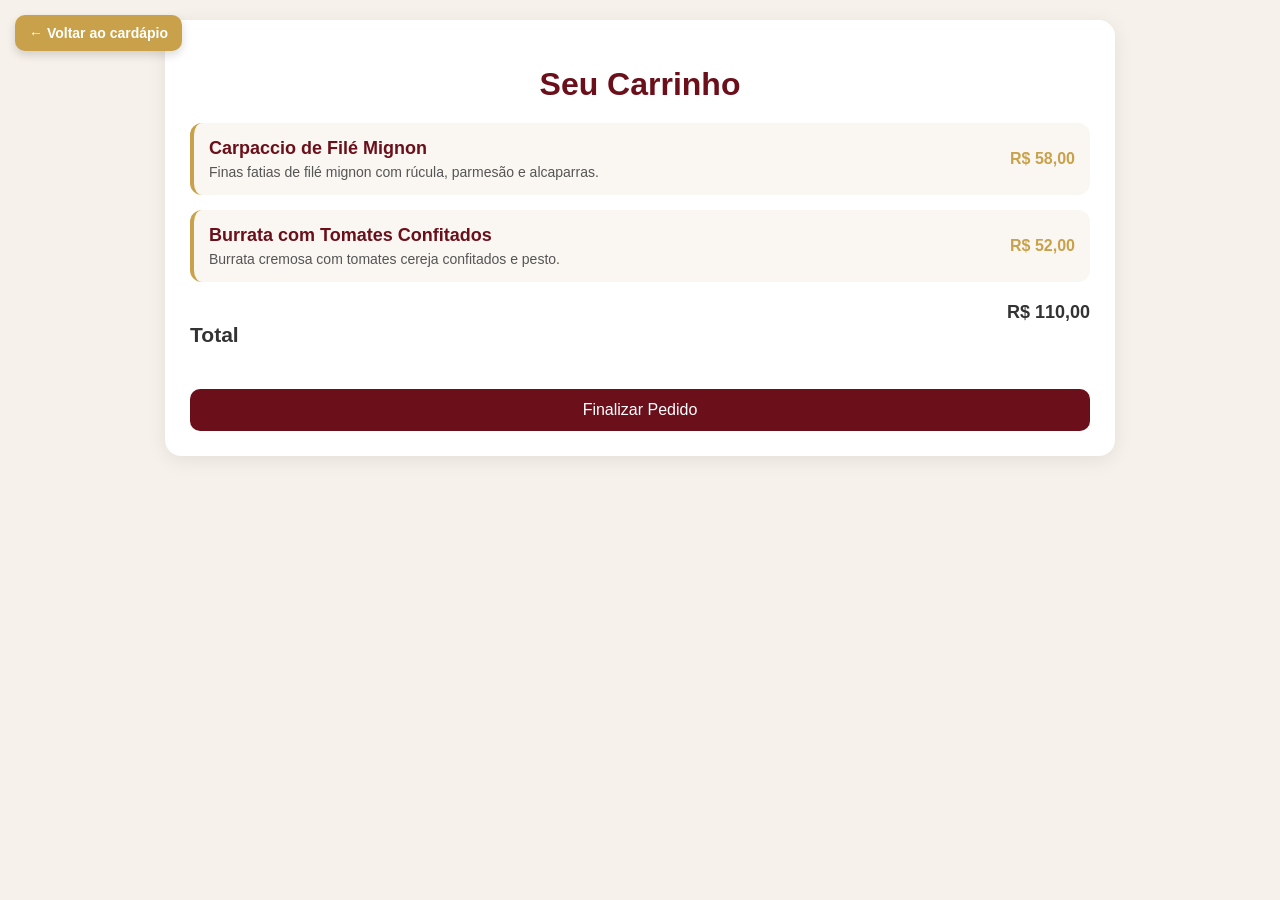
<file: front-end/html/carrinho.html>
<!DOCTYPE html>
<html lang="pt-br">

<head>
    <meta charset="UTF-8">
    <meta name="viewport" content="width=device-width, initial-scale=1.0">
    <title>Carrinho de Compras</title>
    <link rel="stylesheet" href="../css/carrinho.css">
</head>

<body>
    <main>
        <!-- Container principal do carrinho -->
        <div class="cart-container">
            <!-- Botão voltar -->
            <a href="cardapio.html" class="btn-voltar">← Voltar ao cardápio</a>
            <h1 class="title">Seu Carrinho</h1>
            <!-- Lista de itens -->
            <div class="cart-items">
                <!-- Item 1 -->
                <div class="cart-item">
                    <div class="item-info">
                        <h2>Carpaccio de Filé Mignon</h2>
                        <p>Finas fatias de filé mignon com rúcula, parmesão e alcaparras.</p>
                    </div>
                    <div class="item-price">
                        R$ 58,00
                    </div>
                </div>
                <!-- Item 2 -->
                <div class="cart-item">
                    <div class="item-info">
                        <h2>Burrata com Tomates Confitados</h2>
                        <p>Burrata cremosa com tomates cereja confitados e pesto.</p>
                    </div>
                    <div class="item-price">
                        R$ 52,00
                    </div>
                </div>
            </div>
            <!-- Total -->
            <div class="cart-total">
                <h3>Total</h3>
                <span>R$ 110,00</span>
            </div>
            <!-- Botão -->
            <button class="btn">Finalizar Pedido</button>
        </div>
    </main>
</body>

</html>
</file>
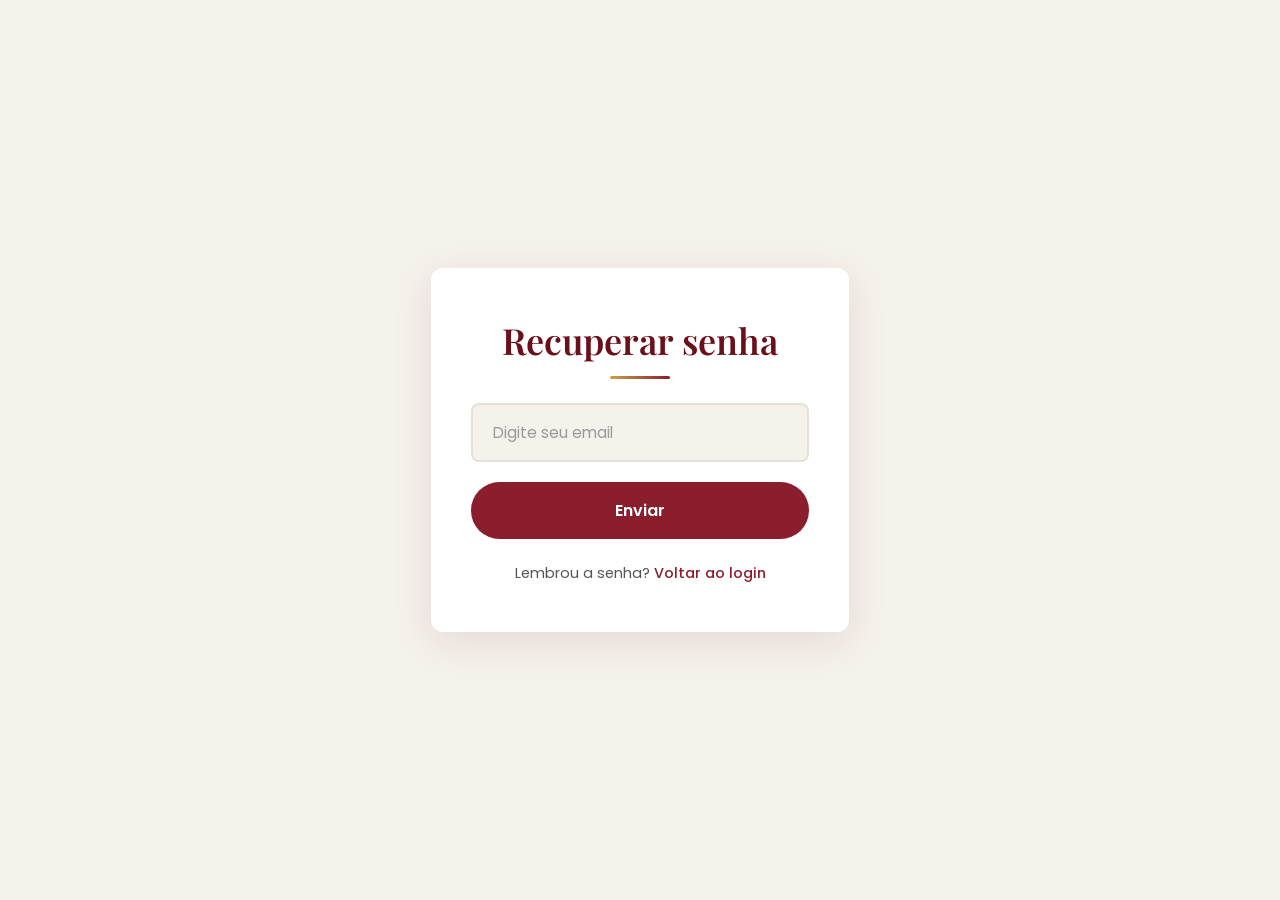
<file: front-end/html/esquecer.html>
<!DOCTYPE html>
<html lang="pt-br">

<head>
    <meta charset="UTF-8">
    <meta name="viewport" content="width=device-width, initial-scale=1.0">
    <title>Recuperar Senha</title>
    <link rel="stylesheet" href="../css/esquecer.css">

</head>

<body>
    <main>
        <!-- Container principal da tela de recuperação de senha -->
        <div class="login">
            <h1>Recuperar senha</h1>
            <!-- Título principal da página -->
            <form>
                <!-- Formulário para envio do e-mail de recuperação -->

                <input type="email" placeholder="Digite seu email" required>
                <!-- Campo de entrada para o e-mail (obrigatório e validado como email) -->

                <button type="submit">Enviar</button>
                <!-- Botão que envia o formulário -->
            </form>
            <p class="link-login">
                <!-- Texto com link de retorno para login -->
                Lembrou a senha? <a href="./cadastro.html">Voltar ao login</a>
            </p>
        </div>
    </main>

</body>

</html>
</file>
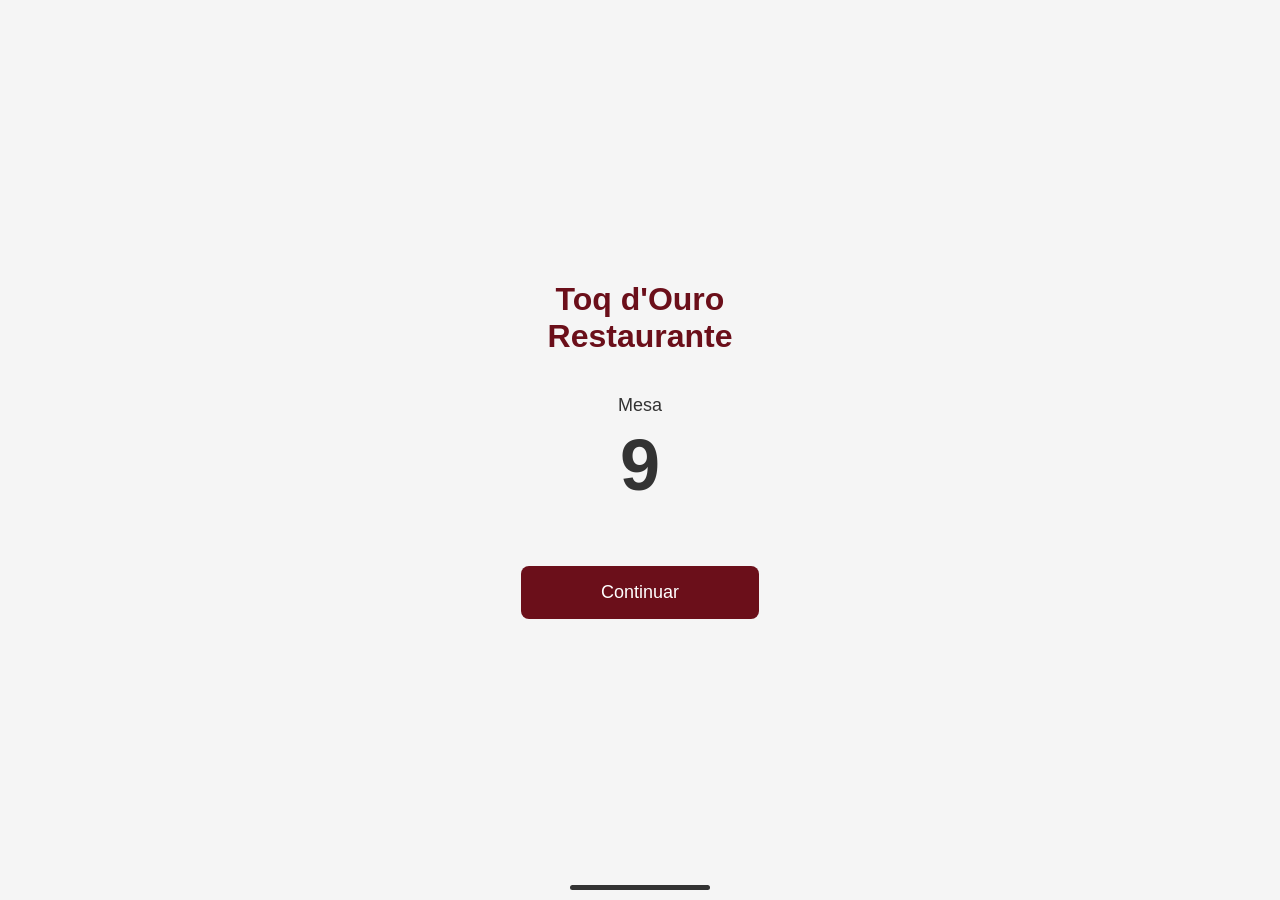
<file: front-end/html/mesa.html>
<!DOCTYPE html>
<html lang="pt-BR">
<head>
  <meta charset="UTF-8">
  <meta name="viewport" content="width=device-width, initial-scale=1.0">
  <title>Cantino Restaurante</title>
  <link rel="stylesheet" href="/front-end/css/mesa.css">
</head>
<body>
  <main class="container">
    <h1 class="titulo">Toq d'Ouro<br>Restaurante</h1>
    
    <div class="mesa">
      <span class="mesa-label">Mesa</span>
      <span class="mesa-numero">9</span>
    </div>
    
    <button class="botao">Continuar</button>
  </main>
  
  <div class="home-indicator"></div>
</body>
</html>
</file>
<file: front-end/css/style.css>
/* ===== CSS Variables ===== */
:root {
  --burgundy-dark: #6B0F1A;
  --burgundy: #8B1E2D;
  --gold: #C9A14A;
  --beige: #F5F1EB;
  --white: #FFFFFF;
  --gray-text: #555555;
  --border-color: #E5E0D8;
}

/* ===== Reset & Base ===== */
*, *::before, *::after {
  margin: 0;
  padding: 0;
  box-sizing: border-box;
}

html {
  scroll-behavior: smooth;
}

body {
  font-family: 'Poppins', sans-serif;
  font-weight: 400;
  line-height: 1.6;
  color: var(--gray-text);
  background-color: var(--beige);
}

a {
  text-decoration: none;
  color: inherit;
}

img {
  max-width: 100%;
  height: auto;
  display: block;
}

/* ===== Typography ===== */
h1, h2, h3, h4 {
  font-family: 'Playfair Display', serif;
  font-weight: 600;
  line-height: 1.2;
  color: var(--burgundy-dark);
}

.text-gold {
  color: var(--gold);
}

/* ===== Header ===== */
.header {
  position: fixed;
  top: 0;
  left: 0;
  right: 0;
  z-index: 100;
  background-color: rgba(255, 255, 255, 0.95);
  backdrop-filter: blur(8px);
  border-bottom: 1px solid var(--border-color);
  transition: box-shadow 0.3s ease;
}

.header.scrolled {
  box-shadow: 0 4px 20px rgba(0, 0, 0, 0.08);
}

.header-container {
  max-width: 1200px;
  margin: 0 auto;
  padding: 1rem 1.5rem;
  display: flex;
  align-items: center;
  justify-content: space-between;
}

/* Logo */
.logo {
  display: flex;
  align-items: center;
}

.logo-img {
  height: 55px;
  width: auto;
  object-fit: contain;
  transition: transform 0.3s ease, opacity 0.3s ease;
}

.logo:hover .logo-img {
  transform: scale(1.03);
  opacity: 0.9;
}

/* Footer Logo */
.footer-logo-img {
  height: 65px;
  width: auto;
  object-fit: contain;
  filter: brightness(10);
  opacity: 0.95;
  transition: opacity 0.3s ease, transform 0.3s ease;
}

.footer-logo:hover .footer-logo-img {
  opacity: 1;
  transform: scale(1.03);
}

/* Navigation */
.nav {
  display: none;
  align-items: center;
  gap: 2rem;
}

.nav-link {
  font-size: 0.9rem;
  font-weight: 500;
  color: var(--gray-text);
  transition: color 0.2s ease;
  position: relative;
}

.nav-link::after {
  content: '';
  position: absolute;
  bottom: -4px;
  left: 0;
  width: 0;
  height: 2px;
  background-color: var(--gold);
  transition: width 0.3s ease;
}

.nav-link:hover {
  color: var(--burgundy);
}

.nav-link:hover::after {
  width: 100%;
}


.btn-reserve:hover {
  background-color: var(--burgundy-dark);
  transform: translateY(-1px);
}

/* Mobile Menu Toggle */
.menu-toggle {
  display: flex;
  flex-direction: column;
  justify-content: center;
  align-items: center;
  width: 40px;
  height: 40px;
  background: none;
  border: none;
  cursor: pointer;
  padding: 0;
}

.menu-icon {
  position: relative;
  width: 24px;
  height: 2px;
  background-color: var(--burgundy-dark);
  transition: background-color 0.3s ease;
}

.menu-icon::before,
.menu-icon::after {
  content: '';
  position: absolute;
  left: 0;
  width: 24px;
  height: 2px;
  background-color: var(--burgundy-dark);
  transition: transform 0.3s ease;
}

.menu-icon::before {
  top: -7px;
}

.menu-icon::after {
  top: 7px;
}

.menu-toggle.active .menu-icon {
  background-color: transparent;
}

.menu-toggle.active .menu-icon::before {
  transform: translateY(7px) rotate(45deg);
}

.menu-toggle.active .menu-icon::after {
  transform: translateY(-7px) rotate(-45deg);
}

/* Mobile Navigation */
.mobile-nav {
  display: none;
  flex-direction: column;
  align-items: center;
  gap: 1.5rem;
  padding: 1.5rem;
  background-color: var(--white);
  border-top: 1px solid var(--border-color);
}

.mobile-nav.active {
  display: flex;
}

.mobile-nav-link {
  font-size: 1rem;
  font-weight: 500;
  color: var(--gray-text);
  transition: color 0.2s ease;
}

.mobile-nav-link:hover {
  color: var(--burgundy);
}



/* ===== Hero Section ===== */
.hero {
  padding-top: 100px;
  min-height: 100vh;
  display: flex;
  align-items: center;
  background-color: var(--beige);
}

.hero-container {
  max-width: 1200px;
  margin: 0 auto;
  padding: 3rem 1.5rem;
  display: flex;
  flex-direction: column;
  gap: 3rem;
}

.hero-content {
  text-align: center;
}

.hero-subtitle {
  font-family: 'Great Vibes', cursive;
  font-size: 1.75rem;
  color: var(--gold);
  margin-bottom: 0.5rem;
}

.hero-title {
  font-size: 2.5rem;
  margin-bottom: 1.5rem;
  text-wrap: balance;
}

.hero-description {
  font-size: 1rem;
  color: var(--gray-text);
  max-width: 500px;
  margin: 0 auto 2rem;
  line-height: 1.8;
}

.hero-buttons {
  display: flex;
  flex-direction: column;
  gap: 1rem;
  align-items: center;
}

/* Buttons */
#btn {
  display: inline-flex;
  align-items: center;
  justify-content: center;
  padding: 0.875rem 2rem;
  font-size: 0.9rem;
  font-weight: 500;
  border-radius: 0.5rem;
  transition: all 0.2s ease;
  cursor: pointer;
}

.btn-primary {
  background-color: var(--burgundy);
  color: var(--white);
  border: 2px solid var(--burgundy);
}

.btn-primary:hover {
  background-color: var(--burgundy-dark);
  border-color: var(--burgundy-dark);
  transform: translateY(-2px);
}

.btn-outline {
  background-color: transparent;
  color: var(--burgundy);
  border: 2px solid var(--burgundy);
}

.btn-outline:hover {
  background-color: var(--burgundy);
  color: var(--white);
  transform: translateY(-2px);
}

/* Hero Image */
.hero-image-wrapper {
  display: flex;
  justify-content: center;
}

.hero-image {
  width: 100%;
  max-width: 500px;
  border-radius: 1rem;
  box-shadow: 0 25px 50px -12px rgba(0, 0, 0, 0.25);
  object-fit: cover;
  aspect-ratio: 4/3;
}

/* ===== Features Section ===== */
.features {
  padding: 5rem 1.5rem;
  background-color: var(--white);
}

.features-container {
  max-width: 1200px;
  margin: 0 auto;
  display: grid;
  grid-template-columns: 1fr;
  gap: 2rem;
}

.feature-card {
  padding: 2rem;
  text-align: center;
  background-color: var(--beige);
  border-radius: 1rem;
  transition: all 0.3s ease;
}

.feature-card:hover {
  transform: translateY(-4px);
  box-shadow: 0 10px 40px rgba(0, 0, 0, 0.1);
}

.feature-icon {
  display: inline-flex;
  align-items: center;
  justify-content: center;
  width: 64px;
  height: 64px;
  margin-bottom: 1.5rem;
  background-color: var(--white);
  border-radius: 50%;
  color: var(--gold);
}

.feature-title {
  font-size: 1.25rem;
  margin-bottom: 0.75rem;
}

.feature-description {
  font-size: 0.9rem;
  color: var(--gray-text);
  line-height: 1.7;
}

/* ===== Footer ===== */
.footer {
  background-color: var(--burgundy-dark);
  color: var(--white);
  padding: 4rem 1.5rem 2rem;
}

.footer-container {
  max-width: 1200px;
  margin: 0 auto;
  display: grid;
  grid-template-columns: 1fr;
  gap: 2.5rem;
}

.footer-section {
  text-align: center;
}

.footer-logo {
  display: inline-flex;
  align-items: baseline;
  gap: 0.25rem;
  margin-bottom: 0.75rem;
}

.footer-tagline {
  font-size: 0.875rem;
  opacity: 0.8;
}

.footer-title {
  font-size: 1rem;
  font-weight: 600;
  color: var(--gold);
  margin-bottom: 1rem;
  font-family: 'Poppins', sans-serif;
}

.footer-info {
  font-size: 0.875rem;
  line-height: 1.8;
  opacity: 0.9;
}

/* Social Links */
.social-links {
  display: flex;
  justify-content: center;
  gap: 1rem;
}

.social-link {
  display: flex;
  align-items: center;
  justify-content: center;
  width: 40px;
  height: 40px;
  background-color: rgba(255, 255, 255, 0.1);
  border-radius: 50%;
  color: var(--white);
  transition: all 0.2s ease;
}

.social-link:hover {
  background-color: var(--gold);
  transform: translateY(-2px);
}

/* Footer Bottom */
.footer-bottom {
  max-width: 1200px;
  margin: 3rem auto 0;
  padding-top: 2rem;
  border-top: 1px solid rgba(255, 255, 255, 0.1);
  text-align: center;
  font-size: 0.8rem;
  opacity: 0.7;
}

/* ===== Media Queries ===== */

/* Tablet */
@media (min-width: 640px) {
  .hero-title {
    font-size: 3rem;
  }

  .hero-buttons {
    flex-direction: row;
    justify-content: center;
  }

  .features-container {
    grid-template-columns: repeat(2, 1fr);
  }

  .footer-container {
    grid-template-columns: repeat(2, 1fr);
    text-align: left;
  }

  .footer-section {
    text-align: left;
  }

  .social-links {
    justify-content: flex-start;
  }
}

/* Desktop */
@media (min-width: 1024px) {
  .nav {
    display: flex;
  }



  .menu-toggle {
    display: none;
  }

  .mobile-nav {
    display: none !important;
  }

  .hero-container {
    flex-direction: row;
    align-items: center;
    gap: 4rem;
    padding: 0 2rem;
  }

  .hero-content {
    flex: 1;
    text-align: left;
  }

  .hero-subtitle {
    font-size: 2rem;
  }

  .hero-title {
    font-size: 3.5rem;
  }

  .hero-description {
    margin: 0 0 2rem;
  }

  .hero-buttons {
    justify-content: flex-start;
  }

  .hero-image-wrapper {
    flex: 1;
  }

  .hero-image {
    max-width: 100%;
  }

  .features-container {
    grid-template-columns: repeat(4, 1fr);
  }

  .footer-container {
    grid-template-columns: 2fr 1fr 1.5fr 1fr 1fr;
  }
}

/* Large Desktop */
@media (min-width: 1280px) {
  .hero-title {
    font-size: 4rem;
  }

  .hero-description {
    font-size: 1.125rem;
  }
}
</file>
<file: css/style.css>
body {
    display: flex;
    justify-content: center;
    align-items: center;
    height: 100vh;
    margin: 0;

    font-family: Arial, sans-serif;
    background-color: #f4f4f4;
}

.login {
    background: white;
    padding: 30px;
    border-radius: 10px;
    width: 260px;
    text-align: center;

    box-shadow: 0 0 10px rgba(0,0,0,0.1);
}

.login h1 {
    margin-bottom: 20px;
}

.login input {
    width: 100%;
    padding: 10px;
    margin-bottom: 15px;

    border: 1px solid #ccc;
    border-radius: 5px;
}

.links {
    display: flex;
    justify-content: space-between;
    margin-bottom: 15px;
}

.links a {
    text-decoration: none;
    color: #007BFF;
    font-size: 14px;
}

.links a:hover {
    text-decoration: underline;
}

.login button {
    width: 100%;
    padding: 10px;

    border: none;
    border-radius: 5px;
    background-color: #007BFF;
    color: white;

    cursor: pointer;
}

.login button:hover {
    background-color: #0056b3;
}

.ou {
    margin: 15px 0;
    color: #777;
}

/* botão Google */
.google-btn {
    display: flex;
    align-items: center;
    justify-content: center;
    gap: 10px;
    width: 100%;

    background: white;
    color: #444;
    border: 1px solid #ccc;

    padding: 10px;
    border-radius: 5px;
    cursor: pointer;
}

.google-btn img {
    width: 20px;
}

.google-btn:hover {
    background: #f1f1f1;
}
.link-login {
    margin-top: 15px;
    font-size: 14px;
}

.link-login a {
    color: #007BFF;
    text-decoration: none;
}

.link-login a:hover {
    text-decoration: underline;
}
</file>
<file: front-end/css/cadastro.css>
/* ===== IMPORTAÇÃO DE FONTES ===== */
@import url('https://fonts.googleapis.com/css2?family=Great+Vibes&family=Playfair+Display:wght@400;500;600;700&family=Poppins:wght@300;400;500;600;700&display=swap');

/* ===== VARIÁVEIS DE CORES ===== */
:root {
    --burgundy-dark: #6B0F1A;
    --burgundy: #8B1E2D;
    --gold: #C9A14A;
    --beige: #F5F1EB;
    --white: #FFFFFF;
    --gray-text: #555555;
    --border-color: #E5E0D8;
}

/* ===== RESET E BASE ===== */
* {
    margin: 0;
    padding: 0;
    box-sizing: border-box;
}

body {
    font-family: 'Poppins', sans-serif;
    background-color: var(--beige);
    min-height: 100vh;
    display: flex;
    align-items: center;
    justify-content: center;
    padding: 2rem;
}

/* ===== CONTAINER DE CADASTRO ===== */
.login {
    background-color: var(--white);
    padding: 3rem 2.5rem;
    border-radius: 12px;
    box-shadow: 0 10px 40px rgba(107, 15, 26, 0.1);
    width: 100%;
    max-width: 450px;
    text-align: center;
}

/* ===== TÍTULO ===== */
.login h1 {
    font-family: 'Playfair Display', serif;
    font-size: 2.25rem;
    font-weight: 600;
    color: var(--burgundy-dark);
    margin-bottom: 1.75rem;
    position: relative;
}

.login h1::after {
    content: '';
    display: block;
    width: 60px;
    height: 3px;
    background: linear-gradient(90deg, var(--gold), var(--burgundy));
    margin: 0.75rem auto 0;
    border-radius: 2px;
}

/* ===== FORMULÁRIO ===== */
.login form {
    display: flex;
    flex-direction: column;
    gap: 1rem;
}

/* ===== CAMPOS DE INPUT ===== */
.login input[type="text"],
.login input[type="email"],
.login input[type="tel"],
.login input[type="password"] {
    width: 100%;
    padding: 1rem 1.25rem;
    font-family: 'Poppins', sans-serif;
    font-size: 0.95rem;
    color: var(--gray-text);
    background-color: var(--beige);
    border: 2px solid var(--border-color);
    border-radius: 8px;
    outline: none;
    transition: all 0.3s ease;
}

.login input:focus {
    border-color: var(--gold);
    background-color: var(--white);
    box-shadow: 0 0 0 4px rgba(201, 161, 74, 0.15);
}

.login input::placeholder {
    color: #999;
}

/* ===== BOTÃO CRIAR CONTA ===== */
.login button[type="submit"] {
    width: 100%;
    padding: 1rem;
    font-family: 'Poppins', sans-serif;
    font-size: 1rem;
    font-weight: 600;
    color: var(--white);
    background-color: var(--burgundy);
    border: none;
    border-radius: 50px;
    cursor: pointer;
    transition: all 0.3s ease;
    margin-top: 0.5rem;
}

.login button[type="submit"]:hover {
    background-color: var(--burgundy-dark);
    transform: translateY(-2px);
    box-shadow: 0 6px 20px rgba(107, 15, 26, 0.3);
}

/* ===== LINK PARA LOGIN ===== */
.link-login {
    margin-top: 1.5rem;
    font-size: 0.9rem;
    color: var(--gray-text);
}

.link-login a {
    color: var(--burgundy);
    text-decoration: none;
    font-weight: 500;
    transition: color 0.3s ease;
}

.link-login a:hover {
    color: var(--gold);
    text-decoration: underline;
}

/* ===== RESPONSIVO ===== */
@media (max-width: 480px) {
    body {
        padding: 1rem;
    }

    .login {
        padding: 2rem 1.5rem;
    }

    .login h1 {
        font-size: 1.75rem;
    }

    .login input[type="text"],
    .login input[type="email"],
    .login input[type="tel"],
    .login input[type="password"] {
        padding: 0.875rem 1rem;
        font-size: 0.9rem;
    }
}
</file>
<file: front-end/css/cardapio.css>
/* ===== Variables ===== */
:root {
    --burgundy-dark: #6B0F1A;
    --burgundy: #8B1E2D;
    --gold: #C9A14A;
    --beige: #F5F1EB;
    --white: #FFFFFF;
    --gray-text: #555555;
    --gray-light: #888888;
    --border-color: #E5E0D8;
}

/* ===== Reset & Base ===== */
* {
    margin: 0;
    padding: 0;
    box-sizing: border-box;
}

html {
    scroll-behavior: smooth;
}

body {
    font-family: 'Poppins', sans-serif;
    background-color: var(--beige);
    color: var(--gray-text);
    line-height: 1.6;
}

.container {
    max-width: 1200px;
    margin: 0 auto;
    padding: 0 1.5rem;
}

a {
    text-decoration: none;
    color: inherit;
    transition: color 0.3s ease;
}

ul {
    list-style: none;
}

/* ===== Header ===== */
.header {
    position: fixed;
    top: 0;
    left: 0;
    right: 0;
    background-color: var(--white);
    box-shadow: 0 2px 20px rgba(0, 0, 0, 0.08);
    z-index: 1000;
}

.header-content {
    display: flex;
    align-items: center;
    justify-content: space-between;
    padding: 1rem 1.5rem;
}

/* Logo */
.logo {
  display: flex;
  align-items: center;
}

.logo-img {
  height: 55px;
  width: auto;
  object-fit: contain;
  transition: transform 0.3s ease, opacity 0.3s ease;
}

.logo:hover .logo-img {
  transform: scale(1.03);
  opacity: 0.9;
}

.nav {
    display: none;
}

.nav-list {
    display: flex;
    align-items: center;
    gap: 2rem;
}

.nav-link {
    font-size: 0.9rem;
    font-weight: 500;
    color: var(--gray-text);
    position: relative;
    padding: 0.25rem 0;
}

.nav-link::after {
    content: '';
    position: absolute;
    bottom: 0;
    left: 0;
    width: 0;
    height: 2px;
    background-color: var(--gold);
    transition: width 0.3s ease;
}

.nav-link:hover::after,
.nav-link.active::after {
    width: 100%;
}

.nav-link.active {
    color: var(--burgundy);
}

.btn {
    display: inline-flex;
    align-items: center;
    justify-content: center;
    gap: 0.5rem;
    padding: 0.75rem 1.5rem;
    font-size: 0.9rem;
    font-weight: 600;
    border-radius: 50px;
    border: none;
    cursor: pointer;
    transition: all 0.3s ease;
}

.btn-primary:hover {
    background-color: var(--burgundy-dark);
    transform: translateY(-2px);
}

.btn-secondary {
    background-color: var(--gold);
    color: var(--burgundy-dark);
}

.btn-secondary:hover {
    background-color: #d4ac55;
    transform: translateY(-2px);
}

.btn-large {
    padding: 1rem 2rem;
    font-size: 1rem;
}

.btn-icon {
    width: 20px;
    height: 20px;
}

.btn-reserva {
    display: none;
}

/* Mobile Menu Button */
.mobile-menu-btn {
    display: flex;
    flex-direction: column;
    justify-content: center;
    align-items: center;
    width: 40px;
    height: 40px;
    background: none;
    border: none;
    cursor: pointer;
    z-index: 1001;
}

.hamburger,
.hamburger::before,
.hamburger::after {
    display: block;
    width: 24px;
    height: 2px;
    background-color: var(--burgundy);
    transition: all 0.3s ease;
}

.hamburger {
    position: relative;
}

.hamburger::before,
.hamburger::after {
    content: '';
    position: absolute;
    left: 0;
}

.hamburger::before {
    top: -7px;
}

.hamburger::after {
    top: 7px;
}

.mobile-menu-btn.active .hamburger {
    background-color: transparent;
}

.mobile-menu-btn.active .hamburger::before {
    top: 0;
    transform: rotate(45deg);
}

.mobile-menu-btn.active .hamburger::after {
    top: 0;
    transform: rotate(-45deg);
}

/* Mobile Menu */
.mobile-menu {
    position: fixed;
    top: 72px;
    left: 0;
    right: 0;
    background-color: var(--white);
    padding: 2rem 1.5rem;
    transform: translateY(-100%);
    opacity: 0;
    visibility: hidden;
    transition: all 0.3s ease;
    box-shadow: 0 4px 20px rgba(0, 0, 0, 0.1);
}

.mobile-menu.active {
    transform: translateY(0);
    opacity: 1;
    visibility: visible;
}

.mobile-nav-list {
    display: flex;
    flex-direction: column;
    gap: 1.5rem;
}

.mobile-nav-link {
    font-size: 1.1rem;
    font-weight: 500;
    color: var(--gray-text);
}

.mobile-nav-link.active {
    color: var(--burgundy);
}

/* ===== Menu Hero ===== */
.menu-hero {
    position: relative;
    height: 50vh;
    min-height: 350px;
    display: flex;
    align-items: center;
    justify-content: center;
    text-align: center;
    background: linear-gradient(135deg, var(--burgundy-dark) 0%, var(--burgundy) 100%);
    margin-top: 72px;
    overflow: hidden;
}

.menu-hero::before {
    content: '';
    position: absolute;
    top: 0;
    left: 0;
    right: 0;
    bottom: 0;
    background: url("data:image/svg+xml,%3Csvg width='60' height='60' viewBox='0 0 60 60' xmlns='http://www.w3.org/2000/svg'%3E%3Cg fill='none' fill-rule='evenodd'%3E%3Cg fill='%23C9A14A' fill-opacity='0.08'%3E%3Cpath d='M36 34v-4h-2v4h-4v2h4v4h2v-4h4v-2h-4zm0-30V0h-2v4h-4v2h4v4h2V6h4V4h-4zM6 34v-4H4v4H0v2h4v4h2v-4h4v-2H6zM6 4V0H4v4H0v2h4v4h2V6h4V4H6z'/%3E%3C/g%3E%3C/g%3E%3C/svg%3E");
    opacity: 0.5;
}

.menu-hero-content {
    position: relative;
    z-index: 1;
}

.menu-hero-subtitle {
    font-family: 'Great Vibes', cursive;
    font-size: 2rem;
    color: var(--gold);
    display: block;
    margin-bottom: 0.5rem;
}

.menu-hero-title {
    font-family: 'Playfair Display', serif;
    font-size: 3rem;
    font-weight: 700;
    color: var(--white);
    margin-bottom: 1rem;
}

.menu-hero-description {
    font-size: 1.1rem;
    color: rgba(255, 255, 255, 0.85);
    max-width: 500px;
    margin: 0 auto;
}

/* ===== Category Navigation ===== */
.category-nav {
    position: sticky;
    top: 72px;
    background-color: var(--white);
    box-shadow: 0 2px 10px rgba(0, 0, 0, 0.05);
    z-index: 100;
    overflow-x: auto;
    -webkit-overflow-scrolling: touch;
}

.category-nav::-webkit-scrollbar {
    display: none;
}

.category-nav-list {
    display: flex;
    align-items: center;
    gap: 0.5rem;
    padding: 1rem 0;
    min-width: max-content;
}

.category-nav-link {
    padding: 0.625rem 1.25rem;
    font-size: 0.875rem;
    font-weight: 500;
    color: var(--gray-text);
    background-color: transparent;
    border: 1px solid var(--border-color);
    border-radius: 50px;
    white-space: nowrap;
    transition: all 0.3s ease;
}

.category-nav-link:hover {
    border-color: var(--burgundy);
    color: var(--burgundy);
}

.category-nav-link.active {
    background-color: var(--burgundy);
    border-color: var(--burgundy);
    color: var(--white);
}

/* ===== Menu Main ===== */
.menu-main {
    padding: 4rem 0;
}

.menu-category {
    margin-bottom: 5rem;
}

.menu-category:last-child {
    margin-bottom: 0;
}

/* Category Header */
.category-header {
    text-align: center;
    margin-bottom: 3rem;
}

.category-subtitle {
    font-family: 'Great Vibes', cursive;
    font-size: 1.5rem;
    color: var(--gold);
    display: block;
    margin-bottom: 0.25rem;
}

.category-title {
    font-family: 'Playfair Display', serif;
    font-size: 2.25rem;
    font-weight: 700;
    color: var(--burgundy-dark);
    margin-bottom: 1rem;
}

.category-divider {
    width: 80px;
    height: 3px;
    background: linear-gradient(90deg, transparent, var(--gold), transparent);
    margin: 0 auto;
}

/* Menu Grid */
.menu-grid {
    display: grid;
    grid-template-columns: 1fr;
    gap: 1.5rem;
}

/* Menu Item */
.menu-item {
    background-color: var(--white);
    border-radius: 12px;
    overflow: hidden;
    box-shadow: 0 2px 15px rgba(0, 0, 0, 0.05);
    transition: all 0.3s ease;
}

.menu-item:hover {
    transform: translateY(-4px);
    box-shadow: 0 8px 30px rgba(0, 0, 0, 0.1);
}

.menu-item.featured {
    border: 2px solid var(--gold);
}

.menu-item-content {
    padding: 1.5rem;
}

.menu-item-header {
    display: flex;
    justify-content: space-between;
    align-items: flex-start;
    gap: 1rem;
    margin-bottom: 0.75rem;
}

.menu-item-name {
    font-family: 'Playfair Display', serif;
    font-size: 1.125rem;
    font-weight: 600;
    color: var(--burgundy-dark);
    line-height: 1.3;
}

.menu-item-price {
    font-family: 'Poppins', sans-serif;
    font-size: 1rem;
    font-weight: 700;
    color: var(--gold);
    white-space: nowrap;
}

.menu-item-description {
    font-size: 0.875rem;
    color: var(--gray-light);
    line-height: 1.6;
    margin-bottom: 0.75rem;
}

.menu-item-tag {
    display: inline-block;
    padding: 0.25rem 0.75rem;
    font-size: 0.7rem;
    font-weight: 600;
    text-transform: uppercase;
    letter-spacing: 0.5px;
    color: var(--burgundy);
    background-color: rgba(139, 30, 45, 0.1);
    border-radius: 50px;
}

.menu-item-tag.vegetariano {
    color: #2d7a3a;
    background-color: rgba(45, 122, 58, 0.1);
}

/* Drink Items */
.menu-grid-drinks {
    grid-template-columns: 1fr;
}

.drink-item .menu-item-content {
    padding: 1.25rem 1.5rem;
}

.drink-item .menu-item-header {
    margin-bottom: 0.5rem;
}

.drink-item .menu-item-description {
    margin-bottom: 0;
}

/* Wine Section */
.wine-sections {
    display: flex;
    flex-direction: column;
    gap: 3rem;
}

.wine-section-title {
    font-family: 'Playfair Display', serif;
    font-size: 1.5rem;
    font-weight: 600;
    color: var(--burgundy);
    margin-bottom: 1.5rem;
    padding-bottom: 0.75rem;
    border-bottom: 2px solid var(--gold);
    display: inline-block;
}

.menu-grid-wines {
    grid-template-columns: 1fr;
}

.wine-item .menu-item-content {
    position: relative;
}

.wine-origin {
    position: absolute;
    top: 1.5rem;
    right: 1.5rem;
    font-size: 0.7rem;
    font-weight: 600;
    text-transform: uppercase;
    letter-spacing: 0.5px;
    color: var(--gray-light);
    background-color: var(--beige);
    padding: 0.25rem 0.5rem;
    border-radius: 4px;
}

/* ===== Menu CTA ===== */
.menu-cta {
    background: linear-gradient(135deg, var(--burgundy-dark) 0%, var(--burgundy) 100%);
    padding: 4rem 0;
    text-align: center;
}

.menu-cta-content {
    max-width: 600px;
    margin: 0 auto;
}

.menu-cta-subtitle {
    font-family: 'Great Vibes', cursive;
    font-size: 1.75rem;
    color: var(--gold);
    display: block;
    margin-bottom: 0.5rem;
}

.menu-cta-title {
    font-family: 'Playfair Display', serif;
    font-size: 2rem;
    font-weight: 700;
    color: var(--white);
    margin-bottom: 1rem;
}

.menu-cta-description {
    font-size: 1rem;
    color: rgba(255, 255, 255, 0.85);
    margin-bottom: 2rem;
}

/* ===== Footer ===== */
.footer {
    background-color: var(--burgundy-dark);
    color: var(--white);
    padding-top: 3rem;
}

.footer-content {
    display: grid;
    grid-template-columns: 1fr;
    gap: 2rem;
    padding-bottom: 2rem;
}

.footer-brand {
    text-align: center;
}

.footer-logo {
    display: inline-flex;
    margin-bottom: 0.5rem;
}

.footer-logo .logo-text {
    color: var(--white);
}

.footer-tagline {
    font-family: 'Great Vibes', cursive;
    font-size: 1.25rem;
    color: var(--gold);
}

.footer-section {
    text-align: center;
}

.footer-title {
    font-family: 'Playfair Display', serif;
    font-size: 1.125rem;
    font-weight: 600;
    color: var(--gold);
    margin-bottom: 1rem;
}

.footer-list {
    display: flex;
    flex-direction: column;
    gap: 0.5rem;
}

.footer-list li,
.footer-list a {
    font-size: 0.9rem;
    color: rgba(255, 255, 255, 0.8);
}

.footer-list a:hover {
    color: var(--gold);
}

.footer-bottom {
    border-top: 1px solid rgba(255, 255, 255, 0.1);
    padding: 1.5rem 0;
    text-align: center;
}

.footer-bottom p {
    font-size: 0.85rem;
    color: rgba(255, 255, 255, 0.6);
}

/* ===== Media Queries ===== */

/* Tablet */
@media (min-width: 640px) {
    .menu-grid {
        grid-template-columns: repeat(2, 1fr);
    }
    
    .menu-grid-drinks {
        grid-template-columns: repeat(2, 1fr);
    }
    
    .menu-grid-wines {
        grid-template-columns: repeat(2, 1fr);
    }
    
    .footer-content {
        grid-template-columns: repeat(3, 1fr);
        text-align: left;
    }
    
    .footer-brand,
    .footer-section {
        text-align: left;
    }
}

/* Desktop */
@media (min-width: 768px) {
    .nav {
        display: block;
    }
      
    .mobile-menu-btn {
        display: none;
    }
    
    .mobile-menu {
        display: none;
    }
    
    .menu-hero {
        height: 60vh;
        min-height: 400px;
    }
    
    .menu-hero-subtitle {
        font-size: 2.5rem;
    }
    
    .menu-hero-title {
        font-size: 4rem;
    }
    
    .category-nav-link {
        padding: 0.75rem 1.5rem;
        font-size: 0.9rem;
    }
    
    .menu-main {
        padding: 5rem 0;
    }
    
    .category-title {
        font-size: 2.75rem;
    }
    
    .menu-grid {
        grid-template-columns: repeat(2, 1fr);
        gap: 2rem;
    }
    
    .menu-grid-drinks {
        grid-template-columns: repeat(4, 1fr);
    }
    
    .menu-grid-wines {
        grid-template-columns: repeat(2, 1fr);
    }
    
    .menu-cta {
        padding: 5rem 0;
    }
    
    .menu-cta-title {
        font-size: 2.5rem;
    }
}

/* Large Desktop */
@media (min-width: 1024px) {
    .menu-grid {
        grid-template-columns: repeat(3, 1fr);
    }
    
    .menu-grid-wines {
        grid-template-columns: repeat(2, 1fr);
    }
    
    .wine-sections {
        gap: 4rem;
    }
}

/* Extra Large */
@media (min-width: 1200px) {
    .container {
        padding: 0 2rem;
    }
    
    .menu-item-name {
        font-size: 1.25rem;
    }
    
    .menu-item-price {
        font-size: 1.125rem;
    }
}
</file>
<file: front-end/css/carrinho.css>
/* Fundo suave estilo restaurante */
body {
    font-family: Arial, sans-serif;
    background: #f6f1ea;
    margin: 0;
    padding: 20px;
}

/* 🔥 Botão voltar fixo no topo */
.btn-voltar {
    position: fixed;
    top: 15px;
    left: 15px;
    z-index: 1000;

    display: inline-block;
    padding: 10px 14px;
    background-color: #C9A14A;
    color: white;
    text-decoration: none;
    border-radius: 10px;
    font-weight: bold;
    transition: 0.3s;
    font-size: 14px;

    box-shadow: 0 4px 10px rgba(0,0,0,0.15);
}

.btn-voltar:hover {
    background-color: #8B1E2D;
}

/* Container do carrinho */
.cart-container {
    max-width: 900px;
    margin: auto;
    background: #ffffff;
    padding: 25px;
    border-radius: 16px;
    box-shadow: 0 4px 20px rgba(0,0,0,0.08);
}

/* Título */
.title {
    text-align: center;
    color: #6B0F1A;
    margin-bottom: 20px;
}

/* Lista de itens */
.cart-items {
    display: flex;
    flex-direction: column;
    gap: 15px;
}

/* Cada item */
.cart-item {
    display: flex;
    justify-content: space-between;
    align-items: center;
    background: #faf7f3;
    padding: 15px;
    border-radius: 12px;
    border-left: 4px solid #C9A14A;
}

/* Nome e descrição */
.item-info h2 {
    margin: 0;
    font-size: 18px;
    color: #6B0F1A;
}

.item-info p {
    margin: 5px 0 0;
    font-size: 14px;
    color: #555;
}

/* Preço */
.item-price {
    font-weight: bold;
    color: #C9A14A;
    font-size: 16px;
}

/* Total */
.cart-total {
    margin-top: 20px;
    display: flex;
    justify-content: space-between;
    font-size: 18px;
    font-weight: bold;
    color: #333;
}

/* Botão */
.btn {
    width: 100%;
    margin-top: 20px;
    padding: 12px;
    border: none;
    border-radius: 10px;
    background: #6B0F1A;
    color: white;
    font-size: 16px;
    cursor: pointer;
}

.btn:hover {
    background: #8B1E2D;
}

/* 🔥 RESPONSIVO (CELULAR) */
@media (max-width: 600px) {

    .cart-item {
        flex-direction: column;
        align-items: flex-start;
        gap: 10px;
    }

    .item-price {
        align-self: flex-end;
    }

    .btn-voltar {
        left: 10px;
        right: 10px;
        text-align: center;
    }
}
</file>
<file: front-end/css/esquecer.css>
/* ===== IMPORTAÇÃO DE FONTES ===== */
@import url('https://fonts.googleapis.com/css2?family=Great+Vibes&family=Playfair+Display:wght@400;500;600;700&family=Poppins:wght@300;400;500;600;700&display=swap');

/* ===== VARIÁVEIS DE CORES ===== */
:root {
    --burgundy-dark: #6B0F1A;
    --burgundy: #8B1E2D;
    --gold: #C9A14A;
    --beige: #F5F1EB;
    --white: #FFFFFF;
    --gray-text: #555555;
    --border-color: #E5E0D8;
}

/* ===== RESET E BASE ===== */
* {
    margin: 0;
    padding: 0;
    box-sizing: border-box;
}

body {
    font-family: 'Poppins', sans-serif;
    background-color: var(--beige);
    min-height: 100vh;
    display: flex;
    align-items: center;
    justify-content: center;
    padding: 2rem;
}

/* ===== CONTAINER DE LOGIN ===== */
.login {
    background-color: var(--white);
    padding: 3rem 2.5rem;
    border-radius: 12px;
    box-shadow: 0 10px 40px rgba(107, 15, 26, 0.1);
    width: 100%;
    max-width: 420px;
    text-align: center;
}

/* ===== TÍTULO ===== */
.login h1 {
    font-family: 'Playfair Display', serif;
    font-size: 2.25rem;
    font-weight: 600;
    color: var(--burgundy-dark);
    margin-bottom: 1.5rem;
    position: relative;
}

.login h1::after {
    content: '';
    display: block;
    width: 60px;
    height: 3px;
    background: linear-gradient(90deg, var(--gold), var(--burgundy));
    margin: 0.75rem auto 0;
    border-radius: 2px;
}

/* ===== FORMULÁRIO ===== */
.login form {
    display: flex;
    flex-direction: column;
    gap: 1.25rem;
}

/* ===== CAMPO DE EMAIL ===== */
.login input[type="email"] {
    width: 100%;
    padding: 1rem 1.25rem;
    font-family: 'Poppins', sans-serif;
    font-size: 0.95rem;
    color: var(--gray-text);
    background-color: var(--beige);
    border: 2px solid var(--border-color);
    border-radius: 8px;
    outline: none;
    transition: all 0.3s ease;
}

.login input[type="email"]:focus {
    border-color: var(--gold);
    background-color: var(--white);
    box-shadow: 0 0 0 4px rgba(201, 161, 74, 0.15);
}

.login input::placeholder {
    color: #999;
}

/* ===== BOTÃO ENVIAR ===== */
.login button[type="submit"] {
    width: 100%;
    padding: 1rem;
    font-family: 'Poppins', sans-serif;
    font-size: 1rem;
    font-weight: 600;
    color: var(--white);
    background-color: var(--burgundy);
    border: none;
    border-radius: 50px;
    cursor: pointer;
    transition: all 0.3s ease;
}

.login button[type="submit"]:hover {
    background-color: var(--burgundy-dark);
    transform: translateY(-2px);
    box-shadow: 0 6px 20px rgba(107, 15, 26, 0.3);
}

/* ===== LINK VOLTAR AO LOGIN ===== */
.link-login {
    margin-top: 1.5rem;
    font-size: 0.9rem;
    color: var(--gray-text);
}

.link-login a {
    color: var(--burgundy);
    text-decoration: none;
    font-weight: 500;
    transition: color 0.3s ease;
}

.link-login a:hover {
    color: var(--gold);
    text-decoration: underline;
}

/* ===== RESPONSIVO ===== */
@media (max-width: 480px) {
    body {
        padding: 1rem;
    }

    .login {
        padding: 2rem 1.5rem;
    }

    .login h1 {
        font-size: 1.75rem;
    }
}
</file>
<file: front-end/css/mesa.css>
* {
  margin: 0;
  padding: 0;
  box-sizing: border-box;
}

body {
  font-family: Arial, sans-serif;
  background-color: #f5f5f5;
  min-height: 100vh;
  display: flex;
  flex-direction: column;
  align-items: center;
  justify-content: center;
}

.container {
  text-align: center;
  padding: 20px;
}

.titulo {
  color: #6B0F1A;
  font-size: 32px;
  font-weight: bold;
  margin-bottom: 40px;
}

.mesa {
  margin-bottom: 60px;
}

.mesa-label {
  display: block;
  font-size: 18px;
  color: #333;
  margin-bottom: 8px;
}

.mesa-numero {
  display: block;
  font-size: 72px;
  font-weight: bold;
  color: #333;
}

.botao {
  background-color:#6B0F1A;
  color: white;
  border: none;
  padding: 16px 80px;
  font-size: 18px;
  border-radius: 8px;
  cursor: pointer;
}

.botao:hover {
  background-color: #300a01;
}

.home-indicator {
  position: fixed;
  bottom: 10px;
  left: 50%;
  transform: translateX(-50%);
  width: 140px;
  height: 5px;
  background-color: #333;
  border-radius: 3px;
}
</file>
